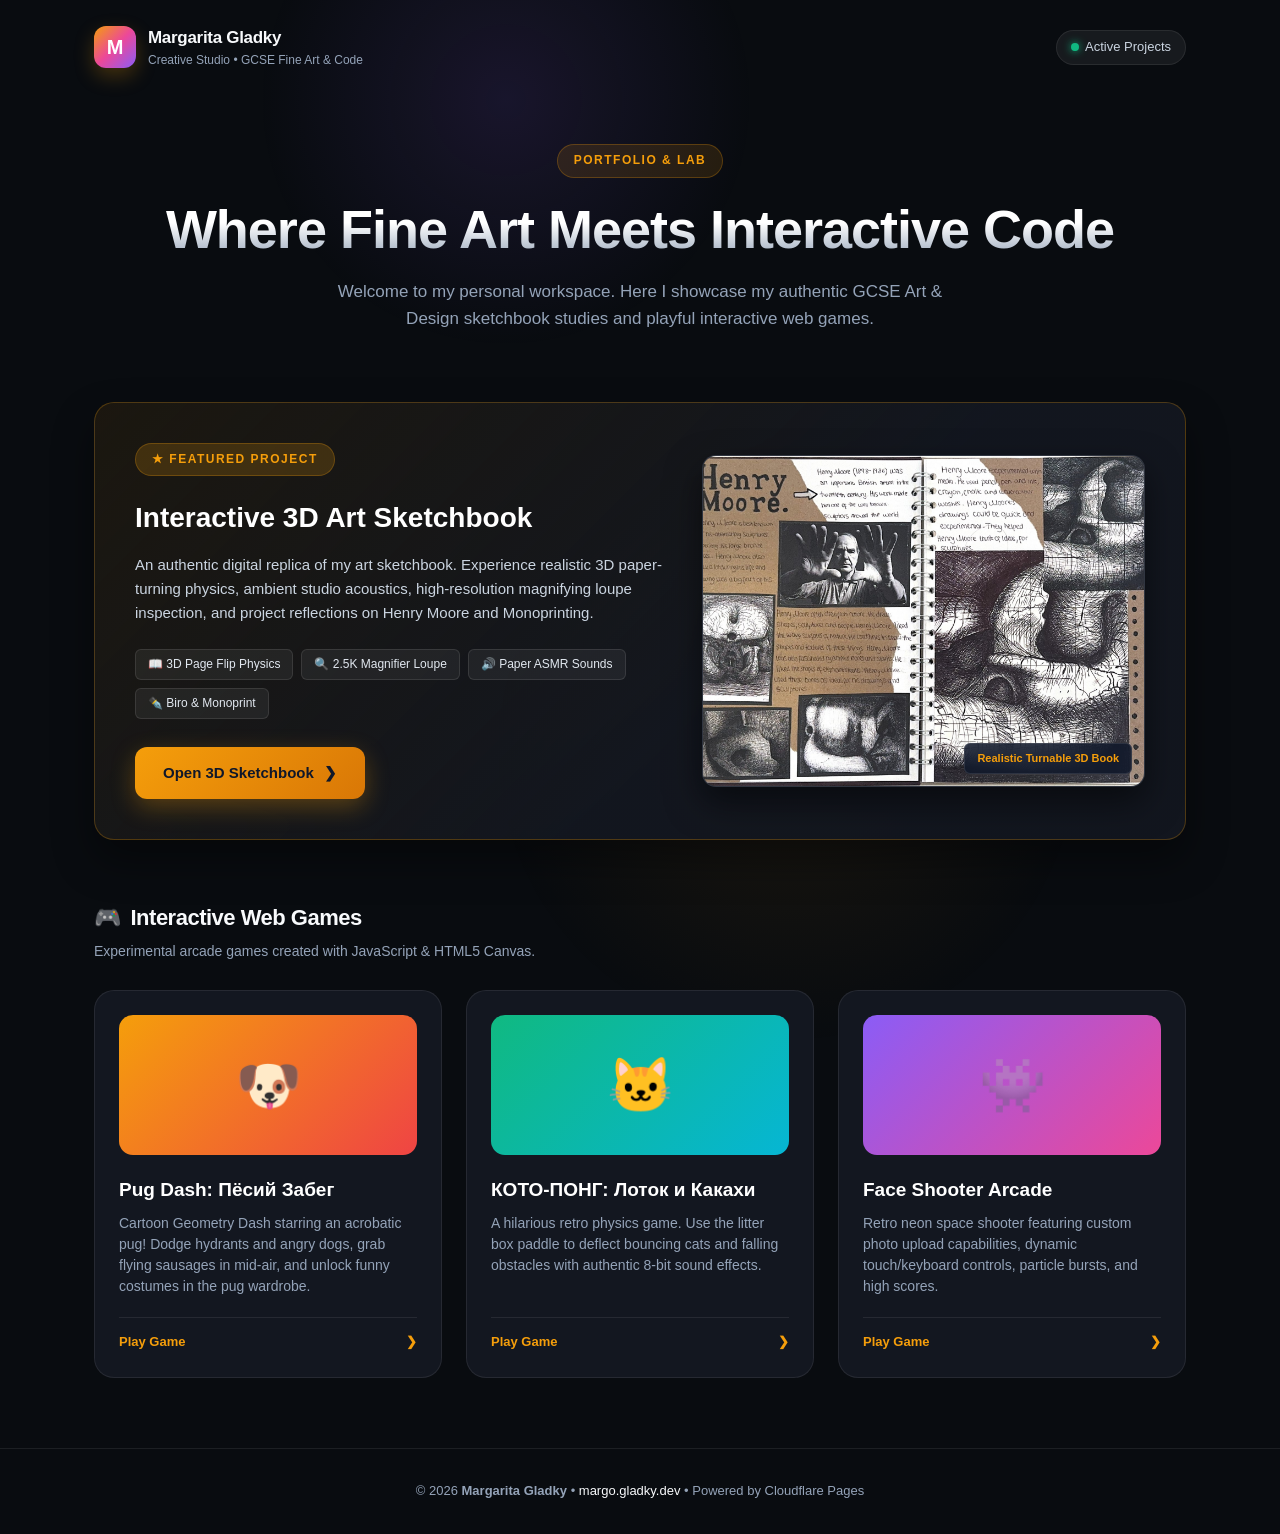
<file: index.html>
<!DOCTYPE html>
<html lang="en">
<head>
    <meta charset="UTF-8">
    <meta name="viewport" content="width=device-width, initial-scale=1.0">
    <title>Margo Gladky — Art, Design &amp; Creative Code</title>
    <meta name="description" content="Personal portfolio of Margarita Gladky. Interactive 3D art sketchbooks, GCSE fine art studies, and creative HTML5 games.">
    <style>
        :root {
            --bg: #090c10;
            --surface: #131720;
            --surface-hover: #1a202c;
            --border: rgba(255, 255, 255, 0.08);
            --border-hover: rgba(255, 255, 255, 0.2);
            --accent-gold: #f59e0b;
            --accent-purple: #8b5cf6;
            --accent-pink: #ec4899;
            --text-main: #f8fafc;
            --text-muted: #94a3b8;
            --radius-lg: 20px;
            --radius-md: 14px;
        }

        * {
            box-sizing: border-box;
            margin: 0;
            padding: 0;
        }

        body {
            background-color: var(--bg);
            color: var(--text-main);
            font-family: -apple-system, BlinkMacSystemFont, "Segoe UI", Roboto, "Helvetica Neue", Arial, sans-serif;
            line-height: 1.6;
            min-height: 100vh;
            display: flex;
            flex-direction: column;
            overflow-x: hidden;
        }

        /* Ambient glowing background blobs */
        .ambient-blob-1 {
            position: fixed;
            top: -150px;
            left: 20%;
            width: 500px;
            height: 500px;
            background: radial-gradient(circle, rgba(139, 92, 246, 0.12) 0%, transparent 70%);
            border-radius: 50%;
            pointer-events: none;
            z-index: 0;
        }
        .ambient-blob-2 {
            position: fixed;
            bottom: -150px;
            right: 15%;
            width: 600px;
            height: 600px;
            background: radial-gradient(circle, rgba(245, 158, 11, 0.08) 0%, transparent 70%);
            border-radius: 50%;
            pointer-events: none;
            z-index: 0;
        }

        .container {
            max-width: 1140px;
            margin: 0 auto;
            padding: 0 24px;
            position: relative;
            z-index: 1;
            width: 100%;
        }

        /* Navbar */
        nav {
            padding: 24px 0;
            display: flex;
            justify-content: space-between;
            align-items: center;
        }
        .logo {
            display: flex;
            align-items: center;
            gap: 12px;
            text-decoration: none;
            color: inherit;
        }
        .avatar {
            width: 42px;
            height: 42px;
            border-radius: 12px;
            background: linear-gradient(135deg, #f59e0b, #ec4899, #8b5cf6);
            display: flex;
            align-items: center;
            justify-content: center;
            font-size: 20px;
            font-weight: 800;
            color: white;
            box-shadow: 0 8px 20px rgba(245, 158, 11, 0.25);
        }
        .logo-text h1 {
            font-size: 17px;
            font-weight: 700;
            letter-spacing: -0.3px;
        }
        .logo-text p {
            font-size: 12px;
            color: var(--text-muted);
        }
        .badge {
            background: rgba(255, 255, 255, 0.06);
            border: 1px solid var(--border);
            padding: 6px 14px;
            border-radius: 999px;
            font-size: 13px;
            color: #cbd5e1;
            display: flex;
            align-items: center;
            gap: 6px;
        }
        .status-dot {
            width: 8px;
            height: 8px;
            background: #10b981;
            border-radius: 50%;
            box-shadow: 0 0 8px #10b981;
        }

        /* Hero */
        .hero {
            padding: 50px 0 40px;
            text-align: center;
        }
        .hero-tag {
            display: inline-block;
            background: rgba(245, 158, 11, 0.12);
            color: var(--accent-gold);
            font-size: 12px;
            font-weight: 600;
            letter-spacing: 1.5px;
            text-transform: uppercase;
            padding: 6px 16px;
            border-radius: 999px;
            margin-bottom: 20px;
            border: 1px solid rgba(245, 158, 11, 0.25);
        }
        .hero h2 {
            font-size: clamp(32px, 5vw, 54px);
            font-weight: 800;
            letter-spacing: -1px;
            line-height: 1.15;
            margin-bottom: 18px;
            background: linear-gradient(180deg, #ffffff 40%, #94a3b8 100%);
            -webkit-background-clip: text;
            -webkit-text-fill-color: transparent;
        }
        .hero p {
            font-size: 17px;
            color: var(--text-muted);
            max-width: 620px;
            margin: 0 auto;
        }

        /* Featured Sketchbook Banner */
        .featured-card {
            background: linear-gradient(135deg, rgba(245, 158, 11, 0.08) 0%, rgba(19, 23, 32, 0.95) 60%);
            border: 1px solid rgba(245, 158, 11, 0.25);
            border-radius: var(--radius-lg);
            padding: 40px;
            margin: 30px 0 60px;
            display: grid;
            grid-template-columns: 1.2fr 1fr;
            gap: 36px;
            align-items: center;
            box-shadow: 0 20px 40px rgba(0, 0, 0, 0.4);
            transition: transform 0.3s, border-color 0.3s;
        }
        .featured-card:hover {
            border-color: rgba(245, 158, 11, 0.45);
            transform: translateY(-2px);
        }
        .featured-info h3 {
            font-size: 28px;
            font-weight: 700;
            margin-bottom: 12px;
            color: #ffffff;
        }
        .featured-info p {
            color: #cbd5e1;
            font-size: 15px;
            margin-bottom: 24px;
            line-height: 1.6;
        }
        .features-pill-row {
            display: flex;
            flex-wrap: wrap;
            gap: 8px;
            margin-bottom: 28px;
        }
        .feat-pill {
            background: rgba(255, 255, 255, 0.06);
            border: 1px solid rgba(255, 255, 255, 0.1);
            font-size: 12px;
            padding: 5px 12px;
            border-radius: 6px;
            color: #e2e8f0;
        }
        .btn-cta {
            display: inline-flex;
            align-items: center;
            gap: 10px;
            background: linear-gradient(135deg, #f59e0b, #d97706);
            color: #0f172a;
            padding: 14px 28px;
            border-radius: 12px;
            font-size: 15px;
            font-weight: 700;
            text-decoration: none;
            transition: transform 0.2s, box-shadow 0.2s;
            box-shadow: 0 8px 24px rgba(245, 158, 11, 0.3);
        }
        .btn-cta:hover {
            transform: translateY(-2px);
            box-shadow: 0 12px 30px rgba(245, 158, 11, 0.45);
        }
        .featured-preview-box {
            position: relative;
            border-radius: var(--radius-md);
            overflow: hidden;
            border: 1px solid var(--border);
            aspect-ratio: 4 / 3;
            background: #1e2430;
            box-shadow: 0 15px 35px rgba(0,0,0,0.5);
        }
        .featured-preview-box img {
            width: 100%;
            height: 100%;
            object-fit: cover;
            transition: transform 0.5s;
        }
        .featured-card:hover .featured-preview-box img {
            transform: scale(1.04);
        }
        .preview-overlay-badge {
            position: absolute;
            bottom: 12px;
            right: 12px;
            background: rgba(15, 23, 42, 0.85);
            backdrop-filter: blur(8px);
            padding: 6px 12px;
            border-radius: 6px;
            font-size: 11px;
            font-weight: 600;
            color: var(--accent-gold);
            border: 1px solid rgba(255,255,255,0.1);
        }

        /* Section Headings */
        .section-header {
            margin-bottom: 28px;
        }
        .section-header h3 {
            font-size: 22px;
            font-weight: 700;
            letter-spacing: -0.5px;
            display: flex;
            align-items: center;
            gap: 10px;
        }
        .section-header p {
            font-size: 14px;
            color: var(--text-muted);
            margin-top: 4px;
        }

        /* Games Grid */
        .games-grid {
            display: grid;
            grid-template-columns: repeat(auto-fit, minmax(320px, 1fr));
            gap: 24px;
            margin-bottom: 70px;
        }
        .game-card {
            background: var(--surface);
            border: 1px solid var(--border);
            border-radius: var(--radius-lg);
            padding: 24px;
            display: flex;
            flex-direction: column;
            justify-content: space-between;
            text-decoration: none;
            color: inherit;
            transition: all 0.25s ease;
            position: relative;
            overflow: hidden;
        }
        .game-card:hover {
            background: var(--surface-hover);
            border-color: var(--border-hover);
            transform: translateY(-4px);
            box-shadow: 0 16px 32px rgba(0,0,0,0.4);
        }
        .game-icon-banner {
            height: 140px;
            border-radius: var(--radius-md);
            margin-bottom: 20px;
            display: flex;
            align-items: center;
            justify-content: center;
            font-size: 54px;
            position: relative;
            overflow: hidden;
        }
        .banner-pug {
            background: linear-gradient(135deg, #f59e0b 0%, #ef4444 100%);
        }
        .banner-cat {
            background: linear-gradient(135deg, #10b981 0%, #06b6d4 100%);
        }
        .banner-face {
            background: linear-gradient(135deg, #8b5cf6 0%, #ec4899 100%);
        }

        .game-card h4 {
            font-size: 19px;
            font-weight: 700;
            margin-bottom: 8px;
            color: #ffffff;
        }
        .game-card p {
            font-size: 14px;
            color: var(--text-muted);
            line-height: 1.5;
            margin-bottom: 20px;
            flex-grow: 1;
        }
        .card-footer {
            display: flex;
            justify-content: space-between;
            align-items: center;
            font-size: 13px;
            font-weight: 600;
            color: var(--accent-gold);
            padding-top: 14px;
            border-top: 1px solid var(--border);
        }

        /* Footer */
        footer {
            margin-top: auto;
            border-top: 1px solid var(--border);
            padding: 32px 0;
            font-size: 13px;
            color: var(--text-muted);
            text-align: center;
        }
        footer a {
            color: var(--text-main);
            text-decoration: none;
        }
        footer a:hover {
            text-decoration: underline;
        }

        @media (max-width: 820px) {
            .featured-card {
                grid-template-columns: 1fr;
                padding: 24px;
            }
            .hero { padding: 30px 0 20px; }
        }
    </style>
</head>
<body>

    <div class="ambient-blob-1"></div>
    <div class="ambient-blob-2"></div>

    <div class="container">
        <!-- Top Nav -->
        <nav>
            <a href="/" class="logo">
                <div class="avatar">M</div>
                <div class="logo-text">
                    <h1>Margarita Gladky</h1>
                    <p>Creative Studio • GCSE Fine Art &amp; Code</p>
                </div>
            </a>
            <div class="badge">
                <span class="status-dot"></span>
                <span>Active Projects</span>
            </div>
        </nav>

        <!-- Hero Section -->
        <section class="hero">
            <span class="hero-tag">Portfolio &amp; Lab</span>
            <h2>Where Fine Art Meets Interactive Code</h2>
            <p>Welcome to my personal workspace. Here I showcase my authentic GCSE Art &amp; Design sketchbook studies and playful interactive web games.</p>
        </section>

        <!-- Featured Project: 3D Art Sketchbook -->
        <section>
            <div class="featured-card">
                <div class="featured-info">
                    <span class="hero-tag" style="background: rgba(245, 158, 11, 0.18);">★ Featured Project</span>
                    <h3>Interactive 3D Art Sketchbook</h3>
                    <p>An authentic digital replica of my art sketchbook. Experience realistic 3D paper-turning physics, ambient studio acoustics, high-resolution magnifying loupe inspection, and project reflections on Henry Moore and Monoprinting.</p>
                    <div class="features-pill-row">
                        <span class="feat-pill">📖 3D Page Flip Physics</span>
                        <span class="feat-pill">🔍 2.5K Magnifier Loupe</span>
                        <span class="feat-pill">🔊 Paper ASMR Sounds</span>
                        <span class="feat-pill">✒️ Biro &amp; Monoprint</span>
                    </div>
                    <a href="sketchbook/" class="btn-cta">
                        <span>Open 3D Sketchbook</span>
                        <span>❯</span>
                    </a>
                </div>
                <div class="featured-preview-box">
                    <img src="sketchbook/assets/web/sculptures_spread.jpg" alt="Sketchbook Spread Preview">
                    <div class="preview-overlay-badge">Realistic Turnable 3D Book</div>
                </div>
            </div>
        </section>

        <!-- Games Section -->
        <section>
            <div class="section-header">
                <h3><span>🎮</span> Interactive Web Games</h3>
                <p>Experimental arcade games created with JavaScript &amp; HTML5 Canvas.</p>
            </div>

            <div class="games-grid">
                <!-- Pug Dash -->
                <a href="games/pug-dash/" class="game-card">
                    <div class="game-icon-banner banner-pug">🐶</div>
                    <h4>Pug Dash: Пёсий Забег</h4>
                    <p>Cartoon Geometry Dash starring an acrobatic pug! Dodge hydrants and angry dogs, grab flying sausages in mid-air, and unlock funny costumes in the pug wardrobe.</p>
                    <div class="card-footer">
                        <span>Play Game</span>
                        <span>❯</span>
                    </div>
                </a>

                <!-- Cat-Pong -->
                <a href="games/cat-pong/" class="game-card">
                    <div class="game-icon-banner banner-cat">🐱</div>
                    <h4>КОТО-ПОНГ: Лоток и Какахи</h4>
                    <p>A hilarious retro physics game. Use the litter box paddle to deflect bouncing cats and falling obstacles with authentic 8-bit sound effects.</p>
                    <div class="card-footer">
                        <span>Play Game</span>
                        <span>❯</span>
                    </div>
                </a>

                <!-- Face Shooter Arcade -->
                <a href="games/face-shooter/" class="game-card">
                    <div class="game-icon-banner banner-face">👾</div>
                    <h4>Face Shooter Arcade</h4>
                    <p>Retro neon space shooter featuring custom photo upload capabilities, dynamic touch/keyboard controls, particle bursts, and high scores.</p>
                    <div class="card-footer">
                        <span>Play Game</span>
                        <span>❯</span>
                    </div>
                </a>
            </div>
        </section>

    </div>

    <!-- Footer -->
    <footer>
        <div class="container">
            <p>© 2026 <b>Margarita Gladky</b> • <a href="https://margo.gladky.dev">margo.gladky.dev</a> • Powered by Cloudflare Pages</p>
        </div>
    </footer>

</body>
</html>
</file>
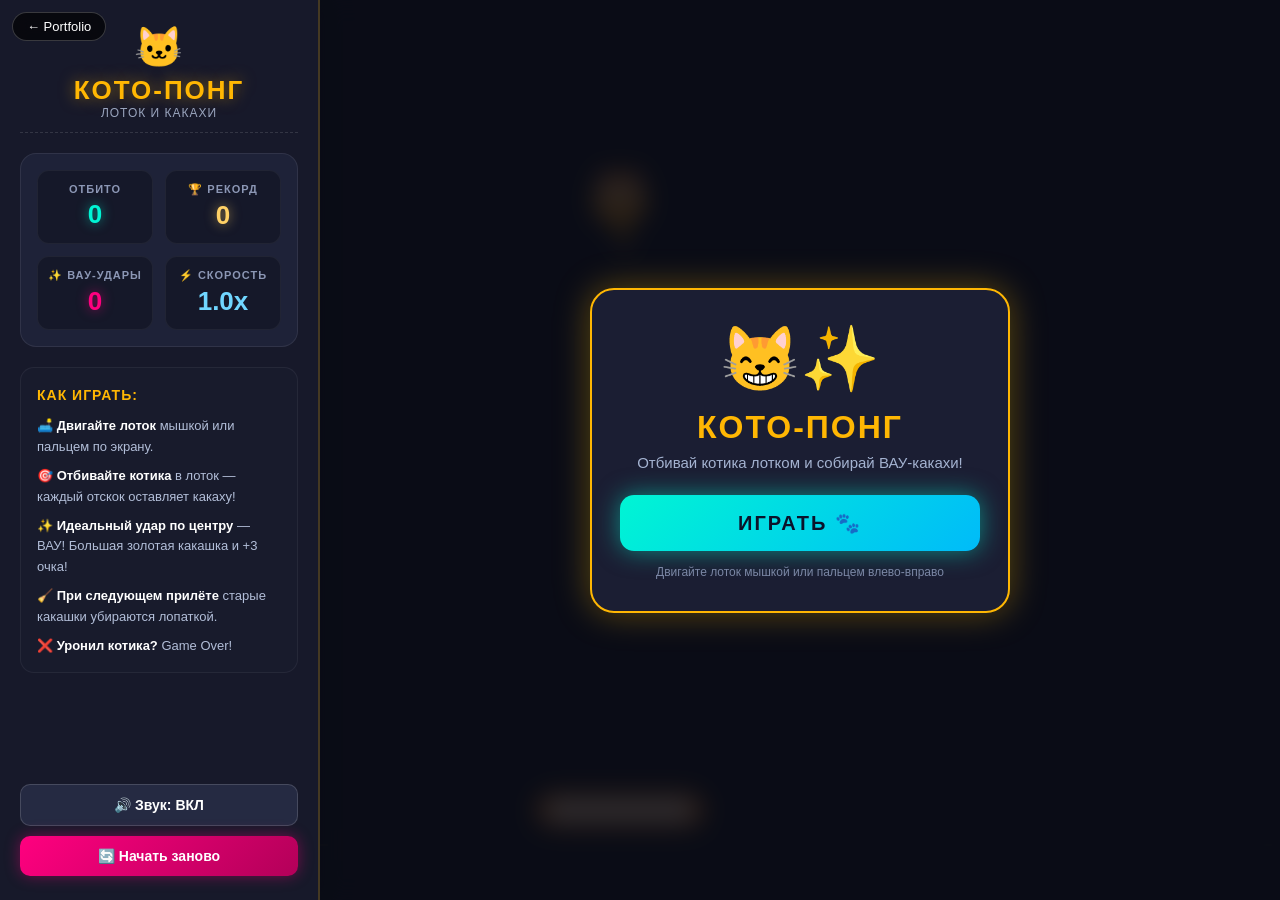
<file: games/cat-pong/index.html>
<!DOCTYPE html>
<html lang="ru">
<head>
  <meta charset="UTF-8">
  <title>Кошачий Лоток Пинг-Понг 🐱💩</title>
  <meta name="viewport" content="width=device-width, initial-scale=1.0, maximum-scale=1.0, user-scalable=no, viewport-fit=cover">
  <meta name="apple-mobile-web-app-capable" content="yes">
  <meta name="apple-mobile-web-app-status-bar-style" content="black-translucent">
  <meta name="theme-color" content="#1a1c2b">
  <link rel="stylesheet" href="cat-pong.css">
</head>
<body>
    <a href="../../" style="position: fixed; top: 12px; left: 12px; z-index: 9999; background: rgba(0,0,0,0.65); color: white; padding: 6px 14px; border-radius: 999px; font-size: 13px; font-weight: 500; text-decoration: none; backdrop-filter: blur(8px); border: 1px solid rgba(255,255,255,0.2); font-family: -apple-system, sans-serif;">← Portfolio</a>
  <div id="app-layout">
    <!-- Боковая панель со счётом (Sidebar) -->
    <aside id="sidebar">
      <div class="brand">
        <span class="brand-icon">🐱</span>
        <h1>КОТО-ПОНГ</h1>
        <p class="brand-tag">Лоток и Какахи</p>
      </div>

      <div class="stats-card">
        <div class="stat-item current-score">
          <span class="stat-label">ОТБИТО</span>
          <span id="score-display" class="stat-number">0</span>
        </div>

        <div class="stat-item high-score">
          <span class="stat-label">🏆 РЕКОРД</span>
          <span id="best-score-display" class="stat-number">0</span>
        </div>

        <div class="stat-item wow-stat">
          <span class="stat-label">✨ ВАУ-УДАРЫ</span>
          <span id="wow-count-display" class="stat-number">0</span>
        </div>

        <div class="stat-item combo-stat">
          <span class="stat-label">⚡ СКОРОСТЬ</span>
          <span id="speed-display" class="stat-number">1.0x</span>
        </div>
      </div>

      <div class="rules-card">
        <h3>Как играть:</h3>
        <ul>
          <li>🛋️ <strong>Двигайте лоток</strong> мышкой или пальцем по экрану.</li>
          <li>🎯 <strong>Отбивайте котика</strong> в лоток — каждый отскок оставляет какаху!</li>
          <li>✨ <strong>Идеальный удар по центру</strong> — ВАУ! Большая золотая какашка и +3 очка!</li>
          <li>🧹 <strong>При следующем прилёте</strong> старые какашки убираются лопаткой.</li>
          <li>❌ <strong>Уронил котика?</strong> Game Over!</li>
        </ul>
      </div>

      <div class="controls-card">
        <button id="sound-btn" class="sidebar-btn">🔊 Звук: ВКЛ</button>
        <button id="restart-sidebar-btn" class="sidebar-btn restart-action">🔄 Начать заново</button>
      </div>
    </aside>

    <!-- Основная игровая зона -->
    <main id="game-zone">
      <!-- Мобильный компактный хедер (для телефонов) -->
      <div id="mobile-hud">
        <div class="m-stat">
          <span class="m-label">СЧЁТ</span>
          <span id="m-score" class="m-val">0</span>
        </div>
        <div class="m-stat highlight">
          <span class="m-label">РЕКОРД</span>
          <span id="m-best" class="m-val">0</span>
        </div>
        <button id="m-sound-btn" class="m-btn">🔊</button>
      </div>

      <canvas id="pongCanvas"></canvas>

      <!-- Оверлей старта / паузы -->
      <div id="start-overlay" class="game-overlay">
        <div class="modal-box">
          <div class="cat-mascot">😸✨</div>
          <h2>КОТО-ПОНГ</h2>
          <p class="modal-desc">Отбивай котика лотком и собирай ВАУ-какахи!</p>
          <button id="play-btn" class="main-action-btn">ИГРАТЬ 🐾</button>
          <div class="hint-text">Двигайте лоток мышкой или пальцем влево-вправо</div>
        </div>
      </div>

      <!-- Оверлей Game Over -->
      <div id="gameover-overlay" class="game-overlay hidden">
        <div class="modal-box gameover-box">
          <div class="cat-mascot sad">😿💨</div>
          <h2 class="danger-title">GAME OVER</h2>
          <p class="gameover-reason">Котик пролетел мимо лотка!</p>

          <div class="gameover-stats">
            <div class="g-stat">
              <span>Ты отбил:</span>
              <strong id="final-bounces">0</strong>
            </div>
            <div class="g-stat">
              <span>ВАУ-каках:</span>
              <strong id="final-wows">0</strong>
            </div>
            <div class="g-stat record-highlight">
              <span>Твой рекорд:</span>
              <strong id="final-best">0</strong>
            </div>
          </div>

          <button id="play-again-btn" class="main-action-btn pulse-glow">ЕЩЁ РАЗ! 🐾</button>
        </div>
      </div>
    </main>
  </div>

  <script src="cat-pong.js"></script>
</body>
</html>
</file>
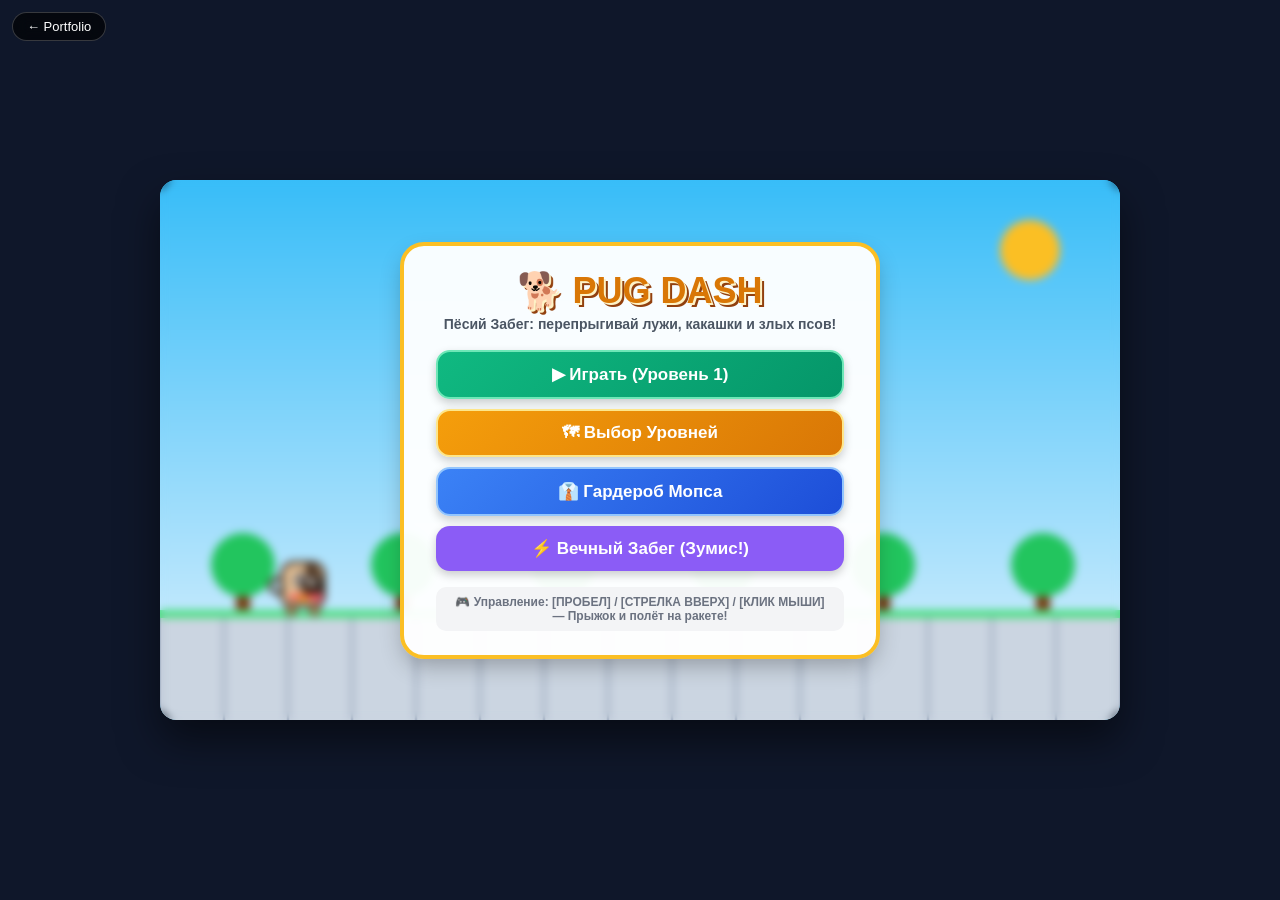
<file: games/pug-dash/index.html>
<!DOCTYPE html>
<html lang="ru">
<head>
    <meta charset="UTF-8">
    <meta name="viewport" content="width=device-width, initial-scale=1.0, maximum-scale=1.0, user-scalable=no">
    <title>PUG DASH: Пёсий Забег (Geometry Dash с Мопсом!)</title>
    <style>
        :root {
            --primary-color: #F59E0B;
            --primary-dark: #D97706;
            --accent-color: #EF4444;
            --accent-green: #10B981;
            --bg-sky: #38BDF8;
            --dark-text: #1E293B;
            --card-bg: rgba(255, 255, 255, 0.96);
            --border-radius: 16px;
            --box-shadow: 0 10px 25px -5px rgba(0, 0, 0, 0.3);
        }

        * {
            margin: 0;
            padding: 0;
            box-sizing: border-box;
            user-select: none;
            -webkit-user-select: none;
            font-family: -apple-system, BlinkMacSystemFont, "Segoe UI", Roboto, "Comfortaa", "Fredoka", Arial, sans-serif;
        }

        body {
            background: #0F172A;
            min-height: 100vh;
            width: 100vw;
            display: flex;
            justify-content: center;
            align-items: center;
            overflow: hidden;
            color: var(--dark-text);
            padding: 10px;
        }

        #gameContainer {
            position: relative;
            width: 100%;
            aspect-ratio: 16 / 9;
            max-width: 960px;
            max-height: 540px;
            display: flex;
            justify-content: center;
            align-items: center;
            border-radius: var(--border-radius);
            box-shadow: 0 20px 40px rgba(0, 0, 0, 0.5);
            background: #000;
            overflow: hidden;
        }

        canvas#gameCanvas {
            display: block;
            width: 100%;
            height: 100%;
            border-radius: var(--border-radius);
            background-color: var(--bg-sky);
            cursor: pointer;
        }

        /* HUD */
        #hud {
            position: absolute;
            top: 0;
            left: 0;
            width: 100%;
            padding: 12px 18px;
            pointer-events: none;
            display: flex;
            flex-direction: column;
            align-items: center;
            z-index: 10;
        }

        .hud-top-bar {
            width: 100%;
            display: flex;
            justify-content: space-between;
            align-items: center;
        }

        .progress-container {
            flex-grow: 1;
            max-width: 440px;
            margin: 0 16px;
            position: relative;
        }

        .progress-bar-bg {
            width: 100%;
            height: 16px;
            background: rgba(0, 0, 0, 0.4);
            border: 2px solid #FFF;
            border-radius: 12px;
            overflow: hidden;
            box-shadow: 0 2px 5px rgba(0,0,0,0.3);
        }

        .progress-bar-fill {
            width: 0%;
            height: 100%;
            background: linear-gradient(90deg, #10B981, #34D399, #FBBF24);
            border-radius: 8px;
            transition: width 0.05s linear;
        }

        .progress-text {
            position: absolute;
            top: -20px;
            right: 0;
            font-size: 14px;
            font-weight: 800;
            color: #FFF;
            text-shadow: 2px 2px 4px rgba(0,0,0,0.8);
        }

        .hud-badge {
            background: rgba(255, 255, 255, 0.95);
            padding: 5px 12px;
            border-radius: 20px;
            font-size: 13px;
            font-weight: 800;
            color: #1F2937;
            box-shadow: 0 4px 6px rgba(0,0,0,0.15);
            border: 2px solid #F3F4F6;
            pointer-events: auto;
        }

        .hud-btn {
            pointer-events: auto;
            background: #FFF;
            border: none;
            border-radius: 50%;
            width: 36px;
            height: 36px;
            font-size: 16px;
            display: flex;
            align-items: center;
            justify-content: center;
            cursor: pointer;
            box-shadow: 0 4px 8px rgba(0,0,0,0.25);
            transition: transform 0.1s;
        }

        .hud-btn:hover {
            transform: scale(1.1);
        }

        /* Practice Controls */
        #practiceControls {
            position: absolute;
            bottom: 16px;
            right: 16px;
            display: flex;
            gap: 10px;
            pointer-events: auto;
        }

        .practice-btn {
            background: #10B981;
            color: white;
            border: 2px solid #FFF;
            border-radius: 12px;
            padding: 6px 12px;
            font-size: 13px;
            font-weight: 800;
            cursor: pointer;
            box-shadow: 0 4px 8px rgba(0,0,0,0.3);
            display: flex;
            align-items: center;
            gap: 4px;
            transition: transform 0.1s;
        }

        .practice-btn.delete {
            background: #EF4444;
        }

        .practice-btn:hover {
            transform: scale(1.05);
        }

        /* Screens & Overlays */
        .overlay-screen {
            position: absolute;
            top: 0;
            left: 0;
            width: 100%;
            height: 100%;
            background: rgba(15, 23, 42, 0.7);
            backdrop-filter: blur(4px);
            display: flex;
            flex-direction: column;
            justify-content: center;
            align-items: center;
            z-index: 20;
        }

        #menuScreen {
            background: transparent;
            pointer-events: auto;
        }

        .menu-card {
            background: var(--card-bg);
            border-radius: 24px;
            padding: 24px 32px;
            box-shadow: var(--box-shadow);
            text-align: center;
            max-width: 480px;
            width: 90%;
            border: 4px solid #FBBF24;
            animation: bounceIn 0.4s cubic-bezier(0.175, 0.885, 0.32, 1.275);
        }

        @keyframes bounceIn {
            0% { transform: scale(0.7); opacity: 0; }
            100% { transform: scale(1); opacity: 1; }
        }

        .game-title {
            font-size: 36px;
            font-weight: 900;
            color: #D97706;
            text-shadow: 2px 2px 0px #FEF3C7, 4px 4px 0px #92400E;
            margin-bottom: 4px;
        }

        .game-subtitle {
            font-size: 14px;
            font-weight: 700;
            color: #4B5563;
            margin-bottom: 18px;
        }

        .menu-buttons {
            display: flex;
            flex-direction: column;
            gap: 10px;
            margin-bottom: 16px;
        }

        .btn {
            border: none;
            border-radius: 14px;
            padding: 12px 20px;
            font-size: 17px;
            font-weight: 800;
            cursor: pointer;
            box-shadow: 0 4px 10px rgba(0, 0, 0, 0.2);
            display: flex;
            align-items: center;
            justify-content: center;
            gap: 8px;
            transition: transform 0.1s, filter 0.1s;
        }

        .btn:hover {
            transform: translateY(-2px) scale(1.02);
            filter: brightness(1.06);
        }

        .btn:active {
            transform: translateY(1px) scale(0.98);
        }

        .btn-primary {
            background: linear-gradient(135deg, #10B981, #059669);
            color: #FFF;
            border: 2px solid #6EE7B7;
        }

        .btn-secondary {
            background: linear-gradient(135deg, #F59E0B, #D97706);
            color: #FFF;
            border: 2px solid #FDE68A;
        }

        .btn-accent {
            background: linear-gradient(135deg, #3B82F6, #1D4ED8);
            color: #FFF;
            border: 2px solid #93C5FD;
        }

        .controls-hint {
            font-size: 12px;
            font-weight: 700;
            color: #6B7280;
            background: #F3F4F6;
            padding: 8px 12px;
            border-radius: 10px;
        }

        /* Modals */
        .modal {
            position: absolute;
            top: 0;
            left: 0;
            width: 100%;
            height: 100%;
            background: rgba(15, 23, 42, 0.75);
            backdrop-filter: blur(4px);
            display: none;
            justify-content: center;
            align-items: center;
            z-index: 30;
        }

        .modal-content {
            background: var(--card-bg);
            border-radius: 20px;
            padding: 22px 28px;
            max-width: 580px;
            width: 92%;
            max-height: 85%;
            overflow-y: auto;
            box-shadow: var(--box-shadow);
            border: 3px solid #F59E0B;
            position: relative;
        }

        .modal-title {
            font-size: 24px;
            font-weight: 900;
            color: #B45309;
            text-align: center;
            margin-bottom: 16px;
        }

        .modal-close-btn {
            position: absolute;
            top: 14px;
            right: 16px;
            background: #E5E7EB;
            border: none;
            width: 32px;
            height: 32px;
            border-radius: 50%;
            font-size: 16px;
            font-weight: 800;
            cursor: pointer;
        }

        /* Levels Grid */
        .level-list {
            display: flex;
            flex-direction: column;
            gap: 12px;
        }

        .level-card {
            background: #F8FAFC;
            border: 2px solid #E2E8F0;
            border-radius: 14px;
            padding: 12px 16px;
            display: flex;
            justify-content: space-between;
            align-items: center;
            cursor: pointer;
            transition: transform 0.1s, border-color 0.1s;
        }

        .level-card:hover {
            transform: translateY(-2px);
            border-color: #F59E0B;
            background: #FFFBEB;
        }

        .level-info h3 {
            font-size: 16px;
            font-weight: 800;
            color: #1F2937;
            margin-bottom: 2px;
        }

        .level-info p {
            font-size: 12px;
            color: #6B7280;
            font-weight: 600;
        }

        .level-difficulty {
            font-size: 13px;
            font-weight: 800;
            color: #D97706;
        }

        /* Wardrobe Grid */
        .skin-grid {
            display: grid;
            grid-template-columns: repeat(auto-fill, minmax(115px, 1fr));
            gap: 10px;
            margin-bottom: 16px;
        }

        .skin-card {
            background: #F8FAFC;
            border: 2px solid #E2E8F0;
            border-radius: 14px;
            padding: 10px 6px;
            display: flex;
            flex-direction: column;
            align-items: center;
            text-align: center;
            cursor: pointer;
            transition: transform 0.1s, border-color 0.1s;
        }

        .skin-card:hover {
            transform: translateY(-2px);
            border-color: #F59E0B;
        }

        .skin-card.active {
            border-color: #10B981;
            background: #ECFDF5;
            box-shadow: 0 0 10px rgba(16, 185, 129, 0.4);
        }

        .skin-name {
            font-size: 12px;
            font-weight: 800;
            color: #1F2937;
            margin: 4px 0 2px 0;
        }

        .skin-desc {
            font-size: 10px;
            color: #6B7280;
            line-height: 1.2;
        }

        /* Victory */
        .victory-card {
            text-align: center;
        }

        .victory-title {
            font-size: 32px;
            font-weight: 900;
            color: #10B981;
            margin-bottom: 6px;
        }

        .victory-stats {
            background: #F3F4F6;
            padding: 14px;
            border-radius: 14px;
            margin: 16px 0;
            display: flex;
            justify-content: space-around;
        }

        .stat-item {
            display: flex;
            flex-direction: column;
            gap: 2px;
        }

        .stat-label {
            font-size: 12px;
            font-weight: 700;
            color: #6B7280;
        }

        .stat-value {
            font-size: 20px;
            font-weight: 900;
            color: #1F2937;
        }
    </style>
</head>
<body>
    <a href="../../" style="position: fixed; top: 12px; left: 12px; z-index: 9999; background: rgba(0,0,0,0.65); color: white; padding: 6px 14px; border-radius: 999px; font-size: 13px; font-weight: 500; text-decoration: none; backdrop-filter: blur(8px); border: 1px solid rgba(255,255,255,0.2); font-family: -apple-system, sans-serif;">← Portfolio</a>

    <div id="gameContainer">
        <!-- Canvas -->
        <canvas id="gameCanvas" width="960" height="540"></canvas>

        <!-- In-Game HUD -->
        <div id="hud" style="display: none;">
            <div class="hud-top-bar">
                <div class="hud-badge" id="attemptText">Попытка 1</div>
                
                <div class="progress-container">
                    <div class="progress-text" id="progressText">0%</div>
                    <div class="progress-bar-bg">
                        <div class="progress-bar-fill" id="progressBarFill"></div>
                    </div>
                </div>

                <div style="display: flex; gap: 8px; align-items: center;">
                    <div class="hud-badge" id="bonesHudText">🦴 0</div>
                    <button class="hud-btn" id="pauseBtn" title="Пауза">⏸️</button>
                </div>
            </div>

            <!-- Practice Controls -->
            <div id="practiceControls" style="display: none;">
                <button class="practice-btn" id="setCpBtn">🚩 Флаг (Z)</button>
                <button class="practice-btn delete" id="delCpBtn">❌ Сброс (X)</button>
            </div>
        </div>

        <!-- Main Menu -->
        <div id="menuScreen" class="overlay-screen">
            <div class="menu-card">
                <div class="game-title">🐕 PUG DASH</div>
                <div class="game-subtitle">Пёсий Забег: перепрыгивай лужи, какашки и злых псов!</div>

                <div class="menu-buttons">
                    <button class="btn btn-primary" id="btnPlay">▶ Играть (Уровень 1)</button>
                    <button class="btn btn-secondary" id="btnLevels">🗺 Выбор Уровней</button>
                    <button class="btn btn-accent" id="btnWardrobe">👔 Гардероб Мопса</button>
                    <button class="btn" style="background: #8B5CF6; color: white;" id="btnEndless">⚡ Вечный Забег (Зумис!)</button>
                </div>

                <div class="controls-hint">
                    🎮 <strong>Управление:</strong> [ПРОБЕЛ] / [СТРЕЛКА ВВЕРХ] / [КЛИК МЫШИ] — Прыжок и полёт на ракете!
                </div>
            </div>
        </div>

        <!-- Level Select Modal -->
        <div id="levelSelectModal" class="modal">
            <div class="modal-content">
                <button class="modal-close-btn" id="closeLevelsModal">✕</button>
                <div class="modal-title">🗺 Выберите Уровень</div>
                
                <div class="level-list">
                    <div class="level-card" data-level="0">
                        <div class="level-info">
                            <h3>🌳 Уровень 1: Утренний Парк</h3>
                            <p>Солнышко, первые какашки и вкусные сосиски в воздухе.</p>
                        </div>
                        <div class="level-difficulty">Легко ★☆☆</div>
                    </div>

                    <div class="level-card" data-level="1">
                        <div class="level-info">
                            <h3>🌆 Уровень 2: Городской Бульвар</h3>
                            <p>Злые доберманы, коты на заборах и высокие гидранты!</p>
                        </div>
                        <div class="level-difficulty">Нормально ★★★</div>
                    </div>

                    <div class="level-card" data-level="2">
                        <div class="level-info">
                            <h3>🚀 Уровень 3: Ночные Зумис & Ракета!</h3>
                            <p>Полёт на картонной ракете между котами на бешеной скорости!</p>
                        </div>
                        <div class="level-difficulty">Демон ★★★★★</div>
                    </div>
                </div>

                <div style="margin-top: 16px; display: flex; justify-content: center;">
                    <label style="display: flex; align-items: center; gap: 8px; font-weight: 700; cursor: pointer;">
                        <input type="checkbox" id="practiceModeCheckbox" style="transform: scale(1.2);">
                        Режим тренировки (с чекпоинтами)
                    </label>
                </div>
            </div>
        </div>

        <!-- Wardrobe Modal -->
        <div id="wardrobeModal" class="modal">
            <div class="modal-content">
                <button class="modal-close-btn" id="closeWardrobeModal">✕</button>
                <div class="modal-title">👔 Гардероб Мопса и Друзей</div>
                <div style="text-align: center; margin-bottom: 12px; font-size: 13px; color: #4B5563;">
                    Кликайте на собачку, чтобы примерить скин:
                </div>
                
                <div class="skin-grid" id="skinCardsContainer"></div>

                <div style="text-align: center;">
                    <button class="btn btn-primary" id="saveWardrobeBtn" style="margin: 0 auto;">Готово к забегу!</button>
                </div>
            </div>
        </div>

        <!-- Victory Modal -->
        <div id="victoryModal" class="modal">
            <div class="modal-content victory-card">
                <div class="victory-title">🎉 УРОВЕНЬ ПРОЙДЕН!</div>
                <div id="vicLevelName" style="font-size: 18px; font-weight: 800; color: #4B5563;">Утренний Парк</div>

                <div class="victory-stats">
                    <div class="stat-item">
                        <div class="stat-label">Попыток потрачено</div>
                        <div class="stat-value" id="vicAttempts">1</div>
                    </div>
                    <div class="stat-item">
                        <div class="stat-label">Золотых косточек</div>
                        <div class="stat-value" id="vicBones">3 / 3</div>
                    </div>
                </div>

                <div style="display: flex; gap: 10px; justify-content: center;">
                    <button class="btn btn-secondary" id="vicMenuBtn">🏠 В меню</button>
                    <button class="btn btn-primary" id="vicNextBtn">Следующий ➔</button>
                </div>
            </div>
        </div>

        <!-- Pause Modal -->
        <div id="pauseModal" class="modal">
            <div class="modal-content" style="max-width: 380px; text-align: center;">
                <div class="modal-title">⏸️ Пауза</div>
                
                <div style="display: flex; flex-direction: column; gap: 10px; margin: 16px 0;">
                    <button class="btn btn-primary" id="pauseResumeBtn">▶ Продолжить</button>
                    <button class="btn btn-secondary" id="pauseRestartBtn">🔄 Начать заново</button>
                    <button class="btn btn-accent" id="pauseMuteBtn">🔊 Звук: ВКЛ</button>
                    <button class="btn" style="background: #E5E7EB; color: #1F2937;" id="pauseMenuBtn">🏠 В Главное Меню</button>
                </div>
            </div>
        </div>

    </div>

    <!-- Embedded Scripts Bundle: Zero external dependencies! -->
    <script>
    // ==================== AUDIO ENGINE ====================
    class SoundEngine {
        constructor() {
            this.ctx = null;
            this.isMuted = false;
            this.volume = 0.5;
            this.sfxVolume = 0.7;
            this.musicVolume = 0.45;
            this.isPlayingMusic = false;
            this.currentTrack = null;
            this.beatTimer = null;
            this.beatCallback = null;
            this.currentBpm = 132;
            this.step = 0;
            this.initialized = false;
        }

        init() {
            if (this.initialized) return;
            try {
                const AudioContext = window.AudioContext || window.webkitAudioContext;
                this.ctx = new AudioContext();
                this.masterGain = this.ctx.createGain();
                this.masterGain.gain.value = this.isMuted ? 0 : this.volume;
                this.masterGain.connect(this.ctx.destination);

                this.sfxGain = this.ctx.createGain();
                this.sfxGain.gain.value = this.sfxVolume;
                this.sfxGain.connect(this.masterGain);

                this.musicGain = this.ctx.createGain();
                this.musicGain.gain.value = this.musicVolume;
                this.musicGain.connect(this.masterGain);

                this.initialized = true;
            } catch (e) {
                console.warn("AudioContext init error:", e);
            }
        }

        ensureContext() {
            if (!this.initialized) this.init();
            if (this.ctx && this.ctx.state === 'suspended') {
                this.ctx.resume();
            }
        }

        setMuted(muted) {
            this.isMuted = muted;
            if (this.masterGain && this.ctx) {
                this.masterGain.gain.setValueAtTime(muted ? 0 : this.volume, this.ctx.currentTime);
            }
        }

        onBeat(cb) { this.beatCallback = cb; }

        playJump() {
            this.ensureContext();
            if (!this.ctx || this.isMuted) return;
            const now = this.ctx.currentTime;
            const osc = this.ctx.createOscillator();
            const gain = this.ctx.createGain();
            osc.type = 'triangle';
            osc.frequency.setValueAtTime(220, now);
            osc.frequency.exponentialRampToValueAtTime(560, now + 0.12);
            gain.gain.setValueAtTime(0.35, now);
            gain.gain.exponentialRampToValueAtTime(0.001, now + 0.14);
            osc.connect(gain);
            gain.connect(this.sfxGain);
            osc.start(now);
            osc.stop(now + 0.15);
        }

        playSpring() {
            this.ensureContext();
            if (!this.ctx || this.isMuted) return;
            const now = this.ctx.currentTime;
            const osc = this.ctx.createOscillator();
            const gain = this.ctx.createGain();
            osc.type = 'sine';
            osc.frequency.setValueAtTime(300, now);
            osc.frequency.linearRampToValueAtTime(800, now + 0.1);
            osc.frequency.linearRampToValueAtTime(550, now + 0.18);
            osc.frequency.linearRampToValueAtTime(950, now + 0.28);
            gain.gain.setValueAtTime(0.45, now);
            gain.gain.exponentialRampToValueAtTime(0.01, now + 0.32);
            osc.connect(gain);
            gain.connect(this.sfxGain);
            osc.start(now);
            osc.stop(now + 0.33);
        }

        playRing() {
            this.ensureContext();
            if (!this.ctx || this.isMuted) return;
            const now = this.ctx.currentTime;
            [523.25, 659.25, 783.99, 1046.50].forEach((freq, i) => {
                const osc = this.ctx.createOscillator();
                const gain = this.ctx.createGain();
                osc.type = 'sine';
                osc.frequency.setValueAtTime(freq, now + i * 0.035);
                gain.gain.setValueAtTime(0.25, now + i * 0.035);
                gain.gain.exponentialRampToValueAtTime(0.001, now + i * 0.035 + 0.22);
                osc.connect(gain);
                gain.connect(this.sfxGain);
                osc.start(now + i * 0.035);
                osc.stop(now + i * 0.035 + 0.25);
            });
            this.playBark(0.2, 0.05);
        }

        playBark(vol = 0.3, delay = 0) {
            this.ensureContext();
            if (!this.ctx || this.isMuted) return;
            const now = this.ctx.currentTime + delay;
            const osc = this.ctx.createOscillator();
            const biquad = this.ctx.createBiquadFilter();
            const gain = this.ctx.createGain();
            osc.type = 'sawtooth';
            osc.frequency.setValueAtTime(380, now);
            osc.frequency.exponentialRampToValueAtTime(220, now + 0.08);
            biquad.type = 'bandpass';
            biquad.frequency.setValueAtTime(900, now);
            biquad.frequency.linearRampToValueAtTime(450, now + 0.09);
            biquad.Q.value = 4.0;
            gain.gain.setValueAtTime(vol, now);
            gain.gain.exponentialRampToValueAtTime(0.001, now + 0.1);
            osc.connect(biquad);
            biquad.connect(gain);
            gain.connect(this.sfxGain);
            osc.start(now);
            osc.stop(now + 0.11);
        }

        playCrash() {
            this.ensureContext();
            if (!this.ctx || this.isMuted) return;
            const now = this.ctx.currentTime;
            const squeak = this.ctx.createOscillator();
            const squeakGain = this.ctx.createGain();
            squeak.type = 'sawtooth';
            squeak.frequency.setValueAtTime(1100, now);
            squeak.frequency.exponentialRampToValueAtTime(240, now + 0.25);
            squeakGain.gain.setValueAtTime(0.4, now);
            squeakGain.gain.exponentialRampToValueAtTime(0.001, now + 0.28);
            squeak.connect(squeakGain);
            squeakGain.connect(this.sfxGain);
            squeak.start(now);
            squeak.stop(now + 0.3);

            const bufferSize = this.ctx.sampleRate * 0.2;
            const noiseBuffer = this.ctx.createBuffer(1, bufferSize, this.ctx.sampleRate);
            const output = noiseBuffer.getChannelData(0);
            for (let i = 0; i < bufferSize; i++) {
                output[i] = (Math.random() * 2 - 1) * Math.exp(-i / (bufferSize * 0.25));
            }
            const whiteNoise = this.ctx.createBufferSource();
            whiteNoise.buffer = noiseBuffer;
            const filter = this.ctx.createBiquadFilter();
            filter.type = 'lowpass';
            filter.frequency.value = 400;
            const noiseGain = this.ctx.createGain();
            noiseGain.gain.setValueAtTime(0.5, now);
            noiseGain.gain.exponentialRampToValueAtTime(0.01, now + 0.22);
            whiteNoise.connect(filter);
            filter.connect(noiseGain);
            noiseGain.connect(this.sfxGain);
            whiteNoise.start(now);
        }

        playCheckpoint() {
            this.ensureContext();
            if (!this.ctx || this.isMuted) return;
            const now = this.ctx.currentTime;
            [659.25, 880, 1318.51].forEach((freq, i) => {
                const osc = this.ctx.createOscillator();
                const gain = this.ctx.createGain();
                osc.type = 'sine';
                osc.frequency.setValueAtTime(freq, now + i * 0.06);
                gain.gain.setValueAtTime(0.2, now + i * 0.06);
                gain.gain.exponentialRampToValueAtTime(0.001, now + i * 0.06 + 0.25);
                osc.connect(gain);
                gain.connect(this.sfxGain);
                osc.start(now + i * 0.06);
                osc.stop(now + i * 0.06 + 0.27);
            });
        }

        playWin() {
            this.ensureContext();
            if (!this.ctx || this.isMuted) return;
            const now = this.ctx.currentTime;
            const fanfare = [
                { note: 523.25, time: 0, dur: 0.14 },
                { note: 659.25, time: 0.15, dur: 0.14 },
                { note: 783.99, time: 0.30, dur: 0.14 },
                { note: 1046.5, time: 0.45, dur: 0.45 }
            ];
            fanfare.forEach(item => {
                const osc = this.ctx.createOscillator();
                const gain = this.ctx.createGain();
                osc.type = 'triangle';
                osc.frequency.setValueAtTime(item.note, now + item.time);
                gain.gain.setValueAtTime(0.4, now + item.time);
                gain.gain.exponentialRampToValueAtTime(0.001, now + item.time + item.dur);
                osc.connect(gain);
                gain.connect(this.sfxGain);
                osc.start(now + item.time);
                osc.stop(now + item.time + item.dur + 0.05);
            });
        }

        startMusic(trackType = 'park') {
            this.ensureContext();
            if (!this.ctx) return;
            this.stopMusic();
            this.isPlayingMusic = true;
            this.currentTrack = trackType;

            if (trackType === 'city') this.currentBpm = 138;
            else if (trackType === 'night') this.currentBpm = 150;
            else this.currentBpm = 128;

            const interval = (60 / this.currentBpm) / 4;
            this.step = 0;

            this.beatTimer = setInterval(() => {
                if (!this.isPlayingMusic) return;
                this.playMusicStep(this.step, trackType);
                if (this.step % 4 === 0 && this.beatCallback) {
                    this.beatCallback(Math.floor(this.step / 4));
                }
                this.step = (this.step + 1) % 64;
            }, interval * 1000);
        }

        stopMusic() {
            if (this.beatTimer) {
                clearInterval(this.beatTimer);
                this.beatTimer = null;
            }
            this.isPlayingMusic = false;
        }

        playMusicStep(step, trackType) {
            if (!this.ctx || this.isMuted) return;
            const now = this.ctx.currentTime;
            if (step % 4 === 0) this.synthKick(now);
            if (step % 8 === 4) this.synthSnare(now);
            if (step % 2 === 1) this.synthHiHat(now, step % 4 === 2 ? 0.12 : 0.07);

            if (trackType === 'park') this.playParkMelody(step, now);
            else if (trackType === 'city') this.playCityMelody(step, now);
            else this.playNightMelody(step, now);
        }

        synthKick(time) {
            const osc = this.ctx.createOscillator();
            const gain = this.ctx.createGain();
            osc.frequency.setValueAtTime(140, time);
            osc.frequency.exponentialRampToValueAtTime(38, time + 0.1);
            gain.gain.setValueAtTime(0.4, time);
            gain.gain.exponentialRampToValueAtTime(0.001, time + 0.13);
            osc.connect(gain);
            gain.connect(this.musicGain);
            osc.start(time);
            osc.stop(time + 0.14);
        }

        synthSnare(time) {
            const bufferSize = this.ctx.sampleRate * 0.09;
            const noiseBuffer = this.ctx.createBuffer(1, bufferSize, this.ctx.sampleRate);
            const output = noiseBuffer.getChannelData(0);
            for (let i = 0; i < bufferSize; i++) {
                output[i] = (Math.random() * 2 - 1) * Math.exp(-i / (bufferSize * 0.4));
            }
            const noise = this.ctx.createBufferSource();
            noise.buffer = noiseBuffer;
            const filter = this.ctx.createBiquadFilter();
            filter.type = 'highpass';
            filter.frequency.value = 1000;
            const gain = this.ctx.createGain();
            gain.gain.setValueAtTime(0.28, time);
            gain.gain.exponentialRampToValueAtTime(0.001, time + 0.09);
            noise.connect(filter);
            filter.connect(gain);
            gain.connect(this.musicGain);
            noise.start(time);
        }

        synthHiHat(time, vol = 0.08) {
            const bufferSize = this.ctx.sampleRate * 0.035;
            const noiseBuffer = this.ctx.createBuffer(1, bufferSize, this.ctx.sampleRate);
            const output = noiseBuffer.getChannelData(0);
            for (let i = 0; i < bufferSize; i++) output[i] = (Math.random() * 2 - 1);
            const noise = this.ctx.createBufferSource();
            noise.buffer = noiseBuffer;
            const filter = this.ctx.createBiquadFilter();
            filter.type = 'highpass';
            filter.frequency.value = 7500;
            const gain = this.ctx.createGain();
            gain.gain.setValueAtTime(vol, time);
            gain.gain.exponentialRampToValueAtTime(0.001, time + 0.035);
            noise.connect(filter);
            filter.connect(gain);
            gain.connect(this.musicGain);
            noise.start(time);
        }

        synthBass(freq, time, dur = 0.14) {
            const osc = this.ctx.createOscillator();
            const gain = this.ctx.createGain();
            osc.type = 'sawtooth';
            osc.frequency.setValueAtTime(freq, time);
            const filter = this.ctx.createBiquadFilter();
            filter.type = 'lowpass';
            filter.frequency.setValueAtTime(650, time);
            filter.frequency.exponentialRampToValueAtTime(180, time + dur);
            gain.gain.setValueAtTime(0.25, time);
            gain.gain.exponentialRampToValueAtTime(0.001, time + dur);
            osc.connect(filter);
            filter.connect(gain);
            gain.connect(this.musicGain);
            osc.start(time);
            osc.stop(time + dur + 0.02);
        }

        synthLead(freq, time, dur = 0.12, type = 'square') {
            const osc = this.ctx.createOscillator();
            const gain = this.ctx.createGain();
            osc.type = type;
            osc.frequency.setValueAtTime(freq, time);
            gain.gain.setValueAtTime(0.12, time);
            gain.gain.exponentialRampToValueAtTime(0.001, time + dur);
            osc.connect(gain);
            gain.connect(this.musicGain);
            osc.start(time);
            osc.stop(time + dur + 0.02);
        }

        playParkMelody(step, time) {
            const bassNotes = [130.81, 130.81, 130.81, 130.81, 98.00, 98.00, 98.00, 98.00, 110.00, 110.00, 110.00, 110.00, 87.31, 87.31, 87.31, 87.31];
            if (step % 2 === 0) {
                const barIndex = Math.floor(step / 4) % 16;
                this.synthBass(bassNotes[barIndex % bassNotes.length], time, 0.13);
            }
            const melody = {
                0: 523.25, 2: 587.33, 4: 659.25, 6: 783.99,
                8: 659.25, 12: 523.25, 16: 392.00, 18: 440.00,
                20: 523.25, 24: 659.25, 28: 587.33,
                32: 523.25, 34: 659.25, 36: 783.99, 38: 880.00,
                40: 1046.5, 44: 783.99, 48: 880.00, 52: 783.99,
                56: 659.25, 60: 587.33
            };
            if (melody[step]) this.synthLead(melody[step], time, 0.16, 'triangle');
        }

        playCityMelody(step, time) {
            const dMinorBass = [146.83, 146.83, 174.61, 196.00, 146.83, 220.00, 196.00, 164.81];
            if (step % 2 === 0) {
                this.synthBass(dMinorBass[(Math.floor(step / 2)) % dMinorBass.length], time, 0.11);
            }
            const melody = {
                0: 587.33, 3: 698.46, 6: 880.00, 8: 783.99,
                12: 698.46, 14: 659.25, 16: 587.33, 20: 523.25,
                24: 587.33, 27: 698.46, 30: 880.00, 32: 1046.5,
                36: 880.00, 40: 783.99, 44: 880.00, 48: 698.46,
                52: 659.25, 56: 587.33, 60: 659.25
            };
            if (melody[step]) this.synthLead(melody[step], time, 0.14, 'square');
        }

        playNightMelody(step, time) {
            const arp = [220, 261.63, 329.63, 440, 523.25, 440, 329.63, 261.63];
            this.synthLead(arp[step % arp.length], time, 0.08, 'sawtooth');
            if (step % 4 === 0) {
                const root = (Math.floor(step / 16) % 2 === 0) ? 110 : 87.31;
                this.synthBass(root, time, 0.18);
            }
        }
    }

    window.soundEngine = new SoundEngine();

    // ==================== GRAPHICS ENGINE ====================
    if (typeof CanvasRenderingContext2D !== 'undefined' && !CanvasRenderingContext2D.prototype.roundRect) {
        CanvasRenderingContext2D.prototype.roundRect = function(x, y, w, h, radii) {
            if (!radii) radii = 0;
            if (typeof radii === 'number') radii = [radii, radii, radii, radii];
            const [tl, tr, br, bl] = radii.length === 1 ? [radii[0], radii[0], radii[0], radii[0]] : radii;
            this.beginPath();
            this.moveTo(x + tl, y);
            this.lineTo(x + w - tr, y);
            this.quadraticCurveTo(x + w, y, x + w, y + tr);
            this.lineTo(x + w, y + h - br);
            this.quadraticCurveTo(x + w, y + h, x + w - br, y + h);
            this.lineTo(x + bl, y + h);
            this.quadraticCurveTo(x, y + h, x, y + h - bl);
            this.lineTo(x, y + tl);
            this.quadraticCurveTo(x, y, x + tl, y);
            this.closePath();
            return this;
        };
    }

    class GraphicsEngine {
        constructor() {
            this.frame = 0;
            this.beatPulse = 0;
        }

        triggerBeat() { this.beatPulse = 1.0; }

        update() {
            this.frame++;
            if (this.beatPulse > 0) this.beatPulse = Math.max(0, this.beatPulse - 0.08);
        }

        drawDog(ctx, dog, skinId = 'classic', mode = 'cube', isCrashed = false) {
            ctx.save();
            ctx.translate(dog.x + dog.width / 2, dog.y + dog.height / 2);
            ctx.rotate(dog.rotation);

            if (mode === 'rocket') {
                this.drawRocketDog(ctx, dog, skinId, isCrashed);
                ctx.restore();
                return;
            }

            const size = dog.width;
            const half = size / 2;
            let runBob = 0;
            let legAngle = 0;
            if (dog.onGround && !isCrashed) {
                const runCycle = (this.frame * 0.35) % (Math.PI * 2);
                runBob = Math.sin(runCycle) * 2;
                legAngle = Math.sin(runCycle) * 0.45;
            }

            if (skinId === 'super' && !isCrashed) {
                this.drawSuperCape(ctx, -half, -half, dog.onGround ? legAngle : 0.6);
            }

            if (!isCrashed) this.drawPaws(ctx, -half, half, legAngle, skinId);

            const skinColors = this.getSkinColors(skinId);
            ctx.save();
            ctx.translate(0, runBob);

            if (skinId === 'golden') {
                const grad = ctx.createLinearGradient(-half, -half, half, half);
                grad.addColorStop(0, '#FFE259');
                grad.addColorStop(0.5, '#FFA751');
                grad.addColorStop(1, '#FFD700');
                ctx.fillStyle = grad;
            } else {
                ctx.fillStyle = skinColors.body;
            }

            ctx.beginPath();
            ctx.roundRect(-half + 2, -half + 2, size - 4, size - 4, [12, 12, 8, 8]);
            ctx.fill();
            ctx.strokeStyle = skinColors.outline;
            ctx.lineWidth = 3.5;
            ctx.stroke();

            if (skinId === 'corgi') {
                ctx.fillStyle = '#FFFFFF';
                ctx.beginPath();
                ctx.ellipse(half * 0.2, half * 0.4, half * 0.45, half * 0.35, 0, 0, Math.PI * 2);
                ctx.fill();
            }

            this.drawTail(ctx, -half, skinId, legAngle);
            this.drawSnout(ctx, half, skinColors, skinId, isCrashed);
            this.drawEyes(ctx, half, isCrashed);
            this.drawEars(ctx, half, skinColors, skinId, legAngle);
            this.drawAccessories(ctx, half, skinId);

            ctx.restore();

            if (isCrashed) this.drawDizzyStars(ctx, 0, -half - 12);
            ctx.restore();
        }

        getSkinColors(skinId) {
            switch (skinId) {
                case 'corgi': return { body: '#F6993F', dark: '#DE751F', outline: '#4A2A0C', ears: '#E06B15', mask: '#FFFFFF' };
                case 'frenchie': return { body: '#8A95A5', dark: '#5E6977', outline: '#232A35', ears: '#768192', mask: '#3B4450' };
                case 'black': return { body: '#2C2D35', dark: '#1E1F24', outline: '#0F1012', ears: '#1F2025', mask: '#141416' };
                case 'golden': return { body: '#FFD700', dark: '#E6AC00', outline: '#8A6800', ears: '#FFA500', mask: '#CC9000' };
                default: return { body: '#E8C59A', dark: '#D4AA78', outline: '#4A3423', ears: '#4A3423', mask: '#3A2719' };
            }
        }

        drawPaws(ctx, left, bottom, legAngle, skinId) {
            ctx.fillStyle = skinId === 'corgi' ? '#FFFFFF' : (skinId === 'black' ? '#1F2025' : '#D4AA78');
            ctx.strokeStyle = '#4A3423';
            ctx.lineWidth = 2.5;

            ctx.save();
            ctx.translate(10, bottom - 4);
            ctx.rotate(legAngle);
            ctx.beginPath();
            ctx.ellipse(0, 4, 5, 7, 0, 0, Math.PI * 2);
            ctx.fill();
            ctx.stroke();
            ctx.restore();

            ctx.save();
            ctx.translate(-10, bottom - 4);
            ctx.rotate(-legAngle);
            ctx.beginPath();
            ctx.ellipse(0, 4, 5, 7, 0, 0, Math.PI * 2);
            ctx.fill();
            ctx.stroke();
            ctx.restore();
        }

        drawTail(ctx, left, skinId, legAngle) {
            ctx.save();
            ctx.translate(left + 2, 4);
            if (skinId === 'corgi') {
                ctx.fillStyle = '#FFFFFF';
                ctx.beginPath();
                ctx.arc(-2, 0, 6, 0, Math.PI * 2);
                ctx.fill();
            } else {
                ctx.strokeStyle = '#4A3423';
                ctx.lineWidth = 4;
                ctx.lineCap = 'round';
                ctx.beginPath();
                const wag = Math.sin(this.frame * 0.4) * 0.2;
                ctx.arc(-5 + wag, -2, 7, 0.4, Math.PI * 1.6);
                ctx.stroke();
            }
            ctx.restore();
        }

        drawSnout(ctx, half, colors, skinId, isCrashed) {
            ctx.save();
            ctx.translate(half * 0.45, half * 0.25);
            ctx.fillStyle = colors.mask;
            ctx.beginPath();
            ctx.ellipse(0, 0, half * 0.45, half * 0.35, 0, 0, Math.PI * 2);
            ctx.fill();
            ctx.strokeStyle = colors.outline;
            ctx.lineWidth = 2;
            ctx.stroke();

            if (skinId !== 'corgi') {
                ctx.strokeStyle = colors.dark;
                ctx.lineWidth = 2;
                ctx.beginPath();
                ctx.arc(0, -half * 0.35, 6, 0.2, Math.PI - 0.2);
                ctx.stroke();
            }

            ctx.fillStyle = '#111111';
            ctx.beginPath();
            ctx.ellipse(3, -2, 4.5, 3.2, 0, 0, Math.PI * 2);
            ctx.fill();

            if (!isCrashed) {
                ctx.fillStyle = '#FF6B8B';
                ctx.beginPath();
                const tongueBounce = Math.sin(this.frame * 0.3) * 1.5;
                ctx.ellipse(5, 7 + tongueBounce, 3.5, 5, 0.2, 0, Math.PI * 2);
                ctx.fill();
                ctx.strokeStyle = '#B33951';
                ctx.lineWidth = 1;
                ctx.stroke();
            }
            ctx.restore();
        }

        drawEyes(ctx, half, isCrashed) {
            const eyeX = half * 0.15;
            const eyeY = -half * 0.15;

            if (isCrashed) {
                ctx.strokeStyle = '#4A3423';
                ctx.lineWidth = 2.5;
                [-6, 8].forEach(x => {
                    ctx.beginPath();
                    ctx.moveTo(eyeX + x - 4, eyeY - 4); ctx.lineTo(eyeX + x + 4, eyeY + 4);
                    ctx.moveTo(eyeX + x + 4, eyeY - 4); ctx.lineTo(eyeX + x - 4, eyeY + 4);
                    ctx.stroke();
                });
                return;
            }

            const drawEye = (x, y) => {
                ctx.fillStyle = '#FFFFFF';
                ctx.beginPath();
                ctx.arc(x, y, 7, 0, Math.PI * 2);
                ctx.fill();
                ctx.strokeStyle = '#3A2719';
                ctx.lineWidth = 2;
                ctx.stroke();

                ctx.fillStyle = '#1E1815';
                ctx.beginPath();
                ctx.arc(x + 2, y, 4.5, 0, Math.PI * 2);
                ctx.fill();

                ctx.fillStyle = '#FFFFFF';
                ctx.beginPath();
                ctx.arc(x + 3.2, y - 1.8, 2, 0, Math.PI * 2);
                ctx.fill();
            };

            drawEye(eyeX - 6, eyeY);
            drawEye(eyeX + 8, eyeY);
        }

        drawEars(ctx, half, colors, skinId, legAngle) {
            ctx.save();
            if (skinId === 'corgi' || skinId === 'frenchie') {
                ctx.fillStyle = colors.ears;
                ctx.strokeStyle = colors.outline;
                ctx.lineWidth = 2.5;
                ctx.beginPath();
                ctx.moveTo(half * 0.2, -half + 2);
                ctx.lineTo(half * 0.5, -half - 14);
                ctx.lineTo(half * 0.75, -half + 4);
                ctx.closePath();
                ctx.fill();
                ctx.stroke();
            } else {
                const earBounce = Math.sin(this.frame * 0.4) * 0.15;
                ctx.fillStyle = colors.ears;
                ctx.strokeStyle = colors.outline;
                ctx.lineWidth = 2.5;
                ctx.save();
                ctx.translate(half * 0.2, -half + 4);
                ctx.rotate(earBounce);
                ctx.beginPath();
                ctx.moveTo(0, 0); ctx.quadraticCurveTo(8, -2, 12, 12); ctx.quadraticCurveTo(4, 14, 0, 8);
                ctx.closePath();
                ctx.fill(); ctx.stroke();
                ctx.restore();
            }
            ctx.restore();
        }

        drawAccessories(ctx, half, skinId) {
            switch (skinId) {
                case 'cool':
                    ctx.fillStyle = '#E53E3E';
                    ctx.beginPath();
                    ctx.arc(-2, -half + 2, half * 0.75, Math.PI, 0);
                    ctx.fill();
                    ctx.fillStyle = '#1A202C';
                    ctx.fillRect(half * 0.1, -half * 0.3, 10, 8);
                    ctx.fillRect(-half * 0.35, -half * 0.3, 10, 8);
                    ctx.fillRect(-half * 0.1, -half * 0.25, 6, 3);
                    ctx.strokeStyle = '#F6E05E';
                    ctx.lineWidth = 3.5;
                    ctx.beginPath();
                    ctx.arc(0, half * 0.6, 8, 0, Math.PI);
                    ctx.stroke();
                    break;
                case 'detective':
                    ctx.fillStyle = '#8B6538';
                    ctx.beginPath();
                    ctx.arc(0, -half + 2, half * 0.7, Math.PI, 0);
                    ctx.fill();
                    ctx.fillStyle = '#6B4E2B';
                    ctx.fillRect(-half * 0.8, -half + 1, half * 1.6, 4);
                    break;
                case 'astro':
                    ctx.strokeStyle = '#CBD5E0';
                    ctx.lineWidth = 3;
                    ctx.fillStyle = 'rgba(235, 248, 255, 0.35)';
                    ctx.beginPath();
                    ctx.arc(4, -2, half * 0.95, 0, Math.PI * 2);
                    ctx.fill(); ctx.stroke();
                    break;
                case 'super':
                    ctx.fillStyle = '#18181B';
                    ctx.beginPath();
                    ctx.ellipse(half * 0.15, -half * 0.15, half * 0.55, half * 0.22, 0, 0, Math.PI * 2);
                    ctx.fill();
                    break;
                case 'golden':
                    ctx.fillStyle = '#FFE600';
                    ctx.strokeStyle = '#D97706';
                    ctx.lineWidth = 2;
                    ctx.beginPath();
                    ctx.moveTo(-12, -half + 4); ctx.lineTo(-14, -half - 8); ctx.lineTo(-6, -half - 2);
                    ctx.lineTo(0, -half - 12); ctx.lineTo(6, -half - 2); ctx.lineTo(14, -half - 8); ctx.lineTo(12, -half + 4);
                    ctx.closePath();
                    ctx.fill(); ctx.stroke();
                    break;
                default:
                    ctx.fillStyle = '#EF4444';
                    ctx.fillRect(-half * 0.6, half * 0.45, half * 1.2, 5);
                    ctx.fillStyle = '#F59E0B';
                    ctx.beginPath();
                    ctx.arc(0, half * 0.65, 3.5, 0, Math.PI * 2);
                    ctx.fill();
                    break;
            }
        }

        drawSuperCape(ctx, left, top, angle) {
            ctx.save();
            ctx.fillStyle = '#DC2626';
            ctx.strokeStyle = '#991B1B';
            ctx.lineWidth = 2;
            const wave = Math.sin(this.frame * 0.35) * 4;
            ctx.beginPath();
            ctx.moveTo(left + 6, top + 14);
            ctx.quadraticCurveTo(left - 20, top + 8 + wave, left - 24, top + 24 + wave);
            ctx.quadraticCurveTo(left - 12, top + 30, left + 10, top + 26);
            ctx.closePath();
            ctx.fill(); ctx.stroke();
            ctx.restore();
        }

        drawRocketDog(ctx, dog, skinId, isCrashed) {
            const half = dog.width / 2;
            ctx.fillStyle = '#B45309';
            ctx.strokeStyle = '#78350F';
            ctx.lineWidth = 3;
            ctx.beginPath();
            ctx.roundRect(-half - 6, -half + 4, dog.width + 12, dog.height - 4, 8);
            ctx.fill(); ctx.stroke();

            ctx.fillStyle = '#DC2626';
            ctx.beginPath();
            ctx.moveTo(half + 6, -half + 4); ctx.lineTo(half + 18, 0); ctx.lineTo(half + 6, half);
            ctx.closePath();
            ctx.fill(); ctx.stroke();

            ctx.save();
            ctx.translate(0, -6);
            const skinColors = this.getSkinColors(skinId);
            ctx.fillStyle = skinColors.body;
            ctx.beginPath();
            ctx.arc(0, -half + 6, 14, Math.PI, 0);
            ctx.fill();
            this.drawEyes(ctx, half * 0.7, isCrashed);
            ctx.restore();
        }

        drawDizzyStars(ctx, x, y) {
            for (let i = 0; i < 3; i++) {
                const angle = (this.frame * 0.12) + (i * (Math.PI * 2 / 3));
                ctx.fillStyle = '#FBBF24';
                ctx.beginPath();
                ctx.arc(x + Math.cos(angle) * 18, y + Math.sin(angle) * 6, 3, 0, Math.PI * 2);
                ctx.fill();
            }
        }

        drawObstacle(ctx, obs) {
            ctx.save();
            ctx.translate(obs.x, obs.y);
            switch (obs.type) {
                case 'poop': this.drawPoop(ctx, obs.width, obs.height); break;
                case 'double_poop': this.drawDoublePoop(ctx, obs.width, obs.height); break;
                case 'triple_poop': this.drawTriplePoop(ctx, obs.width, obs.height); break;
                case 'hydrant': this.drawHydrant(ctx, obs.width, obs.height); break;
                case 'angry_dog': this.drawAngryDog(ctx, obs.width, obs.height); break;
                case 'cat': this.drawCat(ctx, obs.width, obs.height); break;
                case 'jump_pad': this.drawJumpPad(ctx, obs.width, obs.height, obs.bounceAnim || 0); break;
                case 'jump_ring': this.drawJumpRing(ctx, obs.width, obs.height, obs.used); break;
                case 'portal_rocket': this.drawPortal(ctx, obs.width, obs.height, '#F59E0B', '🚀'); break;
                case 'portal_normal': this.drawPortal(ctx, obs.width, obs.height, '#10B981', '🐶'); break;
                case 'block': this.drawPlatformBlock(ctx, obs.width, obs.height, obs.variant || 'brick'); break;
                case 'bone': this.drawCollectibleBone(ctx, obs.width, obs.height, obs.collected); break;
                case 'mud': this.drawMudPuddle(ctx, obs.width, obs.height); break;
            }
            ctx.restore();
        }

        drawPoop(ctx, w, h) {
            const cx = w / 2;
            const cy = h;
            const flyAngle = this.frame * 0.15;
            ctx.fillStyle = '#1F2937';
            ctx.beginPath();
            ctx.arc(cx + Math.cos(flyAngle) * 12, cy - h * 0.8 + Math.sin(flyAngle) * 6, 1.8, 0, Math.PI * 2);
            ctx.fill();

            ctx.fillStyle = '#6B4226';
            ctx.strokeStyle = '#3D2413';
            ctx.lineWidth = 2.5;
            ctx.beginPath(); ctx.ellipse(cx, cy - 8, w * 0.44, 9, 0, 0, Math.PI * 2); ctx.fill(); ctx.stroke();
            ctx.beginPath(); ctx.ellipse(cx, cy - 20, w * 0.35, 8, 0, 0, Math.PI * 2); ctx.fill(); ctx.stroke();
            ctx.beginPath();
            ctx.moveTo(cx - 8, cy - 26); ctx.quadraticCurveTo(cx - 2, cy - h + 2, cx + 4, cy - h);
            ctx.quadraticCurveTo(cx + 10, cy - h + 6, cx + 7, cy - 24);
            ctx.closePath();
            ctx.fill(); ctx.stroke();
        }

        drawDoublePoop(ctx, w, h) {
            ctx.save();
            this.drawPoop(ctx, w * 0.5, h);
            ctx.translate(w * 0.5, 0);
            this.drawPoop(ctx, w * 0.5, h);
            ctx.restore();
        }

        drawTriplePoop(ctx, w, h) {
            ctx.save();
            const pw = w / 3;
            this.drawPoop(ctx, pw, h);
            ctx.translate(pw, 0);
            this.drawPoop(ctx, pw, h);
            ctx.translate(pw, 0);
            this.drawPoop(ctx, pw, h);
            ctx.restore();
        }

        drawHydrant(ctx, w, h) {
            const cx = w / 2;
            ctx.fillStyle = '#DC2626';
            ctx.strokeStyle = '#7F1D1D';
            ctx.lineWidth = 3;
            ctx.beginPath(); ctx.roundRect(cx - w * 0.45, h - 8, w * 0.9, 8, 3); ctx.fill(); ctx.stroke();
            ctx.beginPath(); ctx.roundRect(cx - w * 0.32, 12, w * 0.64, h - 20, 4); ctx.fill(); ctx.stroke();
            ctx.fillStyle = '#F59E0B';
            ctx.fillRect(cx - w * 0.48, h * 0.45, 8, 12);
            ctx.fillRect(cx + w * 0.48 - 8, h * 0.45, 8, 12);
            ctx.fillStyle = '#DC2626';
            ctx.beginPath(); ctx.arc(cx, 12, w * 0.32, Math.PI, 0); ctx.fill(); ctx.stroke();
        }

        drawAngryDog(ctx, w, h) {
            const cx = w / 2;
            const cy = h / 2;
            ctx.fillStyle = '#374151';
            ctx.strokeStyle = '#111827';
            ctx.lineWidth = 2.5;
            ctx.beginPath(); ctx.roundRect(4, 10, w - 8, h - 14, 8); ctx.fill(); ctx.stroke();
            ctx.fillStyle = '#EF4444';
            ctx.fillRect(8, 14, w - 16, 6);
            ctx.fillStyle = '#EF4444';
            ctx.beginPath();
            ctx.ellipse(cx - 7, cy - 2, 4, 3, 0.3, 0, Math.PI * 2);
            ctx.ellipse(cx + 7, cy - 2, 4, 3, -0.3, 0, Math.PI * 2);
            ctx.fill();
        }

        drawCat(ctx, w, h) {
            const cx = w / 2;
            const cy = h / 2;
            ctx.fillStyle = '#1F2937';
            ctx.strokeStyle = '#111827';
            ctx.lineWidth = 2.5;
            ctx.beginPath(); ctx.ellipse(cx, cy + 4, w * 0.4, h * 0.35, 0, 0, Math.PI * 2); ctx.fill(); ctx.stroke();
            ctx.beginPath();
            ctx.moveTo(cx - 12, cy - 8); ctx.lineTo(cx - 15, cy - 20); ctx.lineTo(cx - 5, cy - 12);
            ctx.fill();
            ctx.beginPath();
            ctx.moveTo(cx + 12, cy - 8); ctx.lineTo(cx + 15, cy - 20); ctx.lineTo(cx + 5, cy - 12);
            ctx.fill();
        }

        drawMudPuddle(ctx, w, h) {
            ctx.fillStyle = '#78350F';
            ctx.strokeStyle = '#451A03';
            ctx.lineWidth = 2;
            ctx.beginPath(); ctx.ellipse(w / 2, h - 5, w * 0.48, 8, 0, 0, Math.PI * 2); ctx.fill(); ctx.stroke();
        }

        drawJumpPad(ctx, w, h, bounceAnim) {
            const cx = w / 2;
            const cy = h;
            const squish = bounceAnim * 6;
            ctx.fillStyle = '#F59E0B';
            ctx.strokeStyle = '#B45309';
            ctx.lineWidth = 2.5;
            ctx.beginPath(); ctx.roundRect(4, cy - 18 + squish, w - 8, 10, 5); ctx.fill(); ctx.stroke();
        }

        drawJumpRing(ctx, w, h, used) {
            const cx = w / 2;
            const cy = h / 2;
            if (!used) {
                ctx.strokeStyle = '#FBBF24';
                ctx.lineWidth = 3;
                ctx.beginPath(); ctx.arc(cx, cy, w * 0.42, 0, Math.PI * 2); ctx.stroke();
            }
            ctx.save();
            ctx.translate(cx, cy);
            ctx.fillStyle = '#EF4444';
            ctx.strokeStyle = '#991B1B';
            ctx.lineWidth = 2.5;
            ctx.beginPath(); ctx.roundRect(-14, -6, 28, 12, 6); ctx.fill(); ctx.stroke();
            ctx.restore();
        }

        drawPortal(ctx, w, h, color, icon) {
            const cx = w / 2;
            const cy = h / 2;
            ctx.strokeStyle = color;
            ctx.lineWidth = 4;
            ctx.beginPath(); ctx.ellipse(cx, cy, w * 0.42, h * 0.48, 0, 0, Math.PI * 2); ctx.stroke();
            ctx.font = '22px sans-serif';
            ctx.textAlign = 'center';
            ctx.textBaseline = 'middle';
            ctx.fillText(icon, cx, cy);
        }

        drawPlatformBlock(ctx, w, h, variant) {
            ctx.fillStyle = variant === 'hedge' ? '#22C55E' : '#F97316';
            ctx.fillRect(0, 0, w, h);
            ctx.strokeStyle = variant === 'hedge' ? '#15803D' : '#9A3412';
            ctx.lineWidth = 2.5;
            ctx.strokeRect(0, 0, w, h);
        }

        drawCollectibleBone(ctx, w, h, collected) {
            if (collected) return;
            const cx = w / 2;
            const cy = h / 2 + Math.sin(this.frame * 0.1) * 3;
            ctx.save();
            ctx.translate(cx, cy);
            ctx.fillStyle = '#FBBF24';
            ctx.strokeStyle = '#B45309';
            ctx.lineWidth = 2;
            ctx.fillRect(-10, -3, 20, 6);
            [[-10, -4], [-10, 4], [10, -4], [10, 4]].forEach(([x, y]) => {
                ctx.beginPath(); ctx.arc(x, y, 3.5, 0, Math.PI * 2); ctx.fill(); ctx.stroke();
            });
            ctx.restore();
        }

        drawBackground(ctx, theme, cameraX, width, height) {
            const skyGrad = ctx.createLinearGradient(0, 0, 0, height);
            if (theme === 'night') {
                skyGrad.addColorStop(0, '#0F172A'); skyGrad.addColorStop(1, '#312E81');
            } else if (theme === 'city') {
                skyGrad.addColorStop(0, '#7C2D12'); skyGrad.addColorStop(1, '#FEF08A');
            } else {
                skyGrad.addColorStop(0, '#38BDF8'); skyGrad.addColorStop(1, '#E0F2FE');
            }
            ctx.fillStyle = skyGrad;
            ctx.fillRect(0, 0, width, height);

            // Sun / Moon
            ctx.fillStyle = theme === 'night' ? '#FEF08A' : '#FBBF24';
            ctx.beginPath();
            ctx.arc(width - 90, 70, 30, 0, Math.PI * 2);
            ctx.fill();

            // Trees
            const treeSpacing = 160;
            const startX = -((cameraX * 0.3) % treeSpacing) - 100;
            for (let x = startX; x < width + 160; x += treeSpacing) {
                ctx.fillStyle = '#78350F';
                ctx.fillRect(x + 16, height - 150, 14, 70);
                ctx.fillStyle = (theme === 'night') ? '#064E3B' : '#22C55E';
                ctx.beginPath();
                ctx.arc(x + 23, height - 155, 32, 0, Math.PI * 2);
                ctx.fill();
            }

            // Fence
            const fenceY = height - 105;
            ctx.fillStyle = theme === 'night' ? '#4B5563' : '#F8FAFC';
            ctx.fillRect(0, fenceY + 12, width, 5);
        }

        drawGround(ctx, groundY, cameraX, width, height) {
            ctx.fillStyle = '#4ADE80';
            ctx.fillRect(0, groundY, width, 8);
            ctx.fillStyle = '#CBD5E1';
            ctx.fillRect(0, groundY + 8, width, height - (groundY + 8));

            ctx.strokeStyle = '#94A3B8';
            ctx.lineWidth = 2.5;
            const tileSize = 64;
            const startX = -((cameraX) % tileSize);
            for (let x = startX; x < width + tileSize; x += tileSize) {
                ctx.beginPath();
                ctx.moveTo(x, groundY + 8);
                ctx.lineTo(x, height);
                ctx.stroke();
            }
        }
    }

    window.graphicsEngine = new GraphicsEngine();

    // ==================== LEVELS ====================
    const LEVELS = [
        {
            id: 'park',
            name: 'Уровень 1: Утренний Парк',
            theme: 'park',
            musicTrack: 'park',
            baseSpeed: 5.5,
            targetLength: 2200,
            secretBonesTotal: 3,
            objects: [
                { type: 'poop', x: 450, y: 0, width: 36, height: 34 },
                { type: 'bone', x: 600, y: 50, width: 32, height: 24, id: 0 },
                { type: 'poop', x: 750, y: 0, width: 36, height: 34 },
                { type: 'double_poop', x: 1050, y: 0, width: 68, height: 34 },
                { type: 'block', x: 1300, y: 38, width: 60, height: 38, variant: 'hedge' },
                { type: 'jump_ring', x: 1600, y: 80, width: 44, height: 44 },
                { type: 'poop', x: 1600, y: 0, width: 36, height: 34 },
                { type: 'jump_pad', x: 1850, y: 0, width: 42, height: 20 },
                { type: 'hydrant', x: 1950, y: 0, width: 38, height: 60 },
                { type: 'bone', x: 1950, y: 120, width: 32, height: 24, id: 1 },
                { type: 'block', x: 2150, y: 45, width: 50, height: 45, variant: 'brick' },
                { type: 'jump_ring', x: 2400, y: 130, width: 44, height: 44 },
                { type: 'angry_dog', x: 2650, y: 0, width: 48, height: 48 },
                { type: 'bone', x: 2850, y: 60, width: 32, height: 24, id: 2 },
                { type: 'triple_poop', x: 3000, y: 0, width: 96, height: 34 }
            ],
            endX: 3250
        },
        {
            id: 'city',
            name: 'Уровень 2: Городской Бульвар',
            theme: 'city',
            musicTrack: 'city',
            baseSpeed: 6.2,
            targetLength: 3500,
            secretBonesTotal: 3,
            objects: [
                { type: 'double_poop', x: 450, y: 0, width: 68, height: 34 },
                { type: 'hydrant', x: 700, y: 0, width: 38, height: 60 },
                { type: 'jump_pad', x: 1000, y: 0, width: 42, height: 20 },
                { type: 'angry_dog', x: 1150, y: 0, width: 48, height: 48 },
                { type: 'bone', x: 1150, y: 120, width: 32, height: 24, id: 0 },
                { type: 'block', x: 1400, y: 48, width: 60, height: 48, variant: 'brick' },
                { type: 'cat', x: 1530, y: 80, width: 40, height: 38 },
                { type: 'jump_ring', x: 1680, y: 120, width: 44, height: 44 },
                { type: 'triple_poop', x: 1900, y: 0, width: 96, height: 34 },
                { type: 'jump_pad', x: 2200, y: 0, width: 42, height: 20 },
                { type: 'jump_ring', x: 2320, y: 100, width: 44, height: 44 },
                { type: 'bone', x: 2460, y: 175, width: 32, height: 24, id: 1 },
                { type: 'angry_dog', x: 2750, y: 0, width: 48, height: 48 },
                { type: 'hydrant', x: 2900, y: 0, width: 38, height: 60 }
            ],
            endX: 3300
        },
        {
            id: 'night',
            name: 'Уровень 3: Ночные Зумис & Ракета!',
            theme: 'night',
            musicTrack: 'night',
            baseSpeed: 7.2,
            targetLength: 4600,
            secretBonesTotal: 3,
            objects: [
                { type: 'poop', x: 420, y: 0, width: 36, height: 34 },
                { type: 'jump_pad', x: 650, y: 0, width: 42, height: 20 },
                { type: 'triple_poop', x: 770, y: 0, width: 96, height: 34 },
                { type: 'portal_rocket', x: 1100, y: 70, width: 50, height: 80 },
                { type: 'hydrant', x: 1350, y: 0, width: 38, height: 80 },
                { type: 'cat', x: 1450, y: 190, width: 44, height: 42 },
                { type: 'cat', x: 1750, y: 220, width: 44, height: 42 },
                { type: 'bone', x: 1850, y: 110, width: 32, height: 24, id: 1 },
                { type: 'hydrant', x: 2000, y: 0, width: 38, height: 80 },
                { type: 'portal_normal', x: 2400, y: 60, width: 50, height: 80 },
                { type: 'jump_pad', x: 2600, y: 0, width: 42, height: 20 },
                { type: 'jump_ring', x: 2750, y: 120, width: 44, height: 44 },
                { type: 'triple_poop', x: 3000, y: 0, width: 96, height: 34 }
            ],
            endX: 3400
        }
    ];

    class EndlessGenerator {
        constructor() { this.nextX = 450; this.boneCount = 0; }
        reset() { this.nextX = 450; this.boneCount = 0; }
        generateChunk(targetX) {
            const objects = [];
            const patterns = ['single_poop', 'double_poop', 'triple_poop', 'hydrant', 'angry_dog', 'pad_and_hazard'];
            while (this.nextX < targetX) {
                const p = patterns[Math.floor(Math.random() * patterns.length)];
                const dist = 240 + Math.random() * 140;
                switch (p) {
                    case 'single_poop': objects.push({ type: 'poop', x: this.nextX, y: 0, width: 36, height: 34 }); break;
                    case 'double_poop': objects.push({ type: 'double_poop', x: this.nextX, y: 0, width: 68, height: 34 }); break;
                    case 'triple_poop': objects.push({ type: 'triple_poop', x: this.nextX, y: 0, width: 96, height: 34 }); break;
                    case 'hydrant': objects.push({ type: 'hydrant', x: this.nextX, y: 0, width: 38, height: 60 }); break;
                    case 'angry_dog': objects.push({ type: 'angry_dog', x: this.nextX, y: 0, width: 48, height: 48 }); break;
                    case 'pad_and_hazard':
                        objects.push({ type: 'jump_pad', x: this.nextX, y: 0, width: 42, height: 20 });
                        objects.push({ type: 'hydrant', x: this.nextX + 110, y: 0, width: 38, height: 60 });
                        this.nextX += 130;
                        break;
                }
                this.nextX += dist;
            }
            return objects;
        }
    }

    // ==================== GAME CORE ====================
    class Game {
        constructor() {
            this.canvas = document.getElementById('gameCanvas');
            this.ctx = this.canvas.getContext('2d');
            this.width = 960;
            this.height = 540;
            this.groundY = 430;

            this.state = 'MENU';
            this.currentLevelIndex = 0;
            this.isEndless = false;
            this.practiceMode = false;
            this.checkpoints = [];

            this.dog = {
                x: 120,
                y: this.groundY - 48,
                width: 46,
                height: 46,
                vx: 5.5,
                vy: 0,
                rotation: 0,
                onGround: true,
                mode: 'cube',
                dead: false
            };

            this.gravity = 0.92;
            this.jumpForce = -14.2;
            this.springForce = -17.8;
            this.ringJumpForce = -13.6;

            this.selectedSkin = localStorage.getItem('pug_skin') || 'classic';
            this.attempts = 1;
            this.totalBones = parseInt(localStorage.getItem('pug_bones') || '0', 10);
            this.levelStats = JSON.parse(localStorage.getItem('pug_level_stats') || '{}');

            this.isJumpPressed = false;
            this.jumpBuffer = false;
            this.jumpBufferTimer = 0;

            this.cameraX = 0;
            this.levelObjects = [];
            this.endlessGen = new EndlessGenerator();
            this.particles = [];
            this.confetti = [];
            this.progress = 0;
            this.bonesCollectedInRun = new Set();

            this.lastTime = performance.now();
            this.accumulator = 0;
            this.timestep = 1000 / 60;

            this.initDOM();
            this.initInput();
            this.resize();
            window.addEventListener('resize', () => this.resize());

            window.soundEngine.onBeat(() => window.graphicsEngine.triggerBeat());
            requestAnimationFrame((t) => this.loop(t));
        }

        initDOM() {
            this.hud = document.getElementById('hud');
            this.progressBar = document.getElementById('progressBarFill');
            this.progressText = document.getElementById('progressText');
            this.attemptText = document.getElementById('attemptText');
            this.bonesHudText = document.getElementById('bonesHudText');

            this.menuScreen = document.getElementById('menuScreen');
            this.levelSelectModal = document.getElementById('levelSelectModal');
            this.wardrobeModal = document.getElementById('wardrobeModal');
            this.victoryModal = document.getElementById('victoryModal');
            this.pauseModal = document.getElementById('pauseModal');
            this.practiceControls = document.getElementById('practiceControls');

            this.updateBonesDisplay();
            this.renderWardrobeGrid();
        }

        resize() {
            const container = document.getElementById('gameContainer');
            const aspect = this.width / this.height;
            let w = container.clientWidth || window.innerWidth;
            let h = container.clientHeight || (w / aspect);
            if (h === 0) h = w / aspect;

            if (w / h > aspect) w = h * aspect;
            else h = w / aspect;

            this.canvas.width = this.width;
            this.canvas.height = this.height;
            this.canvas.style.width = `${w}px`;
            this.canvas.style.height = `${h}px`;
        }

        initInput() {
            const onDown = (e) => {
                if (e.target.closest('button') || e.target.closest('.modal-content')) return;
                if (e.code === 'KeyP') { this.togglePause(); return; }
                if (e.code === 'KeyZ' && this.practiceMode) { this.setCheckpoint(); return; }
                if (e.code === 'KeyX' && this.practiceMode) { this.removeCheckpoint(); return; }
                if (e.type === 'keydown' && !['Space', 'ArrowUp', 'KeyW'].includes(e.code)) return;
                e.preventDefault();
                this.handleJumpPress();
            };

            const onUp = (e) => {
                if (e.target.closest('button')) return;
                if (e.type === 'keyup' && !['Space', 'ArrowUp', 'KeyW'].includes(e.code)) return;
                this.handleJumpRelease();
            };

            window.addEventListener('keydown', onDown);
            window.addEventListener('keyup', onUp);
            this.canvas.addEventListener('mousedown', onDown);
            window.addEventListener('mouseup', onUp);
            this.canvas.addEventListener('touchstart', onDown, { passive: false });
            window.addEventListener('touchend', onUp, { passive: false });
        }

        handleJumpPress() {
            window.soundEngine.ensureContext();
            this.isJumpPressed = true;
            this.jumpBuffer = true;
            this.jumpBufferTimer = 8;

            if (this.state === 'MENU') {
                this.startLevel(this.currentLevelIndex);
                return;
            }
            if (this.state === 'CRASHED') {
                this.restartLevel();
                return;
            }
            if (this.state === 'PLAYING' || this.state === 'PRACTICE') {
                if (this.tryActivateJumpRing()) return;
                if (this.dog.mode === 'cube' && this.dog.onGround) this.executeJump();
            }
        }

        handleJumpRelease() {
            this.isJumpPressed = false;
            this.jumpBuffer = false;
        }

        executeJump() {
            this.dog.vy = this.jumpForce;
            this.dog.onGround = false;
            window.soundEngine.playJump();
            this.jumpBuffer = false;
        }

        tryActivateJumpRing() {
            const dogCenterX = this.dog.x + this.dog.width / 2;
            const dogCenterY = this.dog.y + this.dog.height / 2;
            for (const obj of this.levelObjects) {
                if (obj.type === 'jump_ring' && !obj.used) {
                    const ringCenterX = obj.x + obj.width / 2;
                    const ringCenterY = (this.groundY - obj.y) - obj.height / 2;
                    const dist = Math.hypot(dogCenterX - ringCenterX, dogCenterY - ringCenterY);
                    if (dist < 48) {
                        obj.used = true;
                        this.dog.vy = this.ringJumpForce;
                        this.dog.onGround = false;
                        window.soundEngine.playRing();
                        return true;
                    }
                }
            }
            return false;
        }

        startLevel(index, endless = false) {
            this.isEndless = endless;
            this.currentLevelIndex = index;
            this.state = this.practiceMode ? 'PRACTICE' : 'PLAYING';
            this.checkpoints = [];

            const lvlKey = endless ? 'endless' : LEVELS[index].id;
            const savedStats = this.levelStats[lvlKey] || { attempts: 0 };
            this.attempts = savedStats.attempts + 1;
            this.levelStats[lvlKey] = { ...savedStats, attempts: this.attempts };
            localStorage.setItem('pug_level_stats', JSON.stringify(this.levelStats));

            this.resetPlayer();
            this.loadLevelData();

            const track = endless ? 'city' : LEVELS[index].musicTrack;
            window.soundEngine.startMusic(track);

            this.hud.style.display = 'block';
            this.menuScreen.style.display = 'none';
            this.victoryModal.style.display = 'none';
            this.pauseModal.style.display = 'none';
            this.practiceControls.style.display = this.practiceMode ? 'flex' : 'none';
            this.attemptText.textContent = `Попытка ${this.attempts}`;
        }

        resetPlayer() {
            const speed = this.isEndless ? 5.8 : LEVELS[this.currentLevelIndex].baseSpeed;
            this.dog.x = 120;
            this.dog.y = this.groundY - 46;
            this.dog.vx = speed;
            this.dog.vy = 0;
            this.dog.rotation = 0;
            this.dog.onGround = true;
            this.dog.mode = 'cube';
            this.dog.dead = false;

            this.cameraX = 0;
            this.progress = 0;
            this.bonesCollectedInRun.clear();
            this.particles = [];
        }

        loadLevelData() {
            if (this.isEndless) {
                this.endlessGen.reset();
                this.levelObjects = this.endlessGen.generateChunk(1800);
            } else {
                this.levelObjects = JSON.parse(JSON.stringify(LEVELS[this.currentLevelIndex].objects));
            }
        }

        restartLevel() {
            if (this.practiceMode && this.checkpoints.length > 0) {
                this.restoreCheckpoint();
                return;
            }
            this.attempts++;
            this.attemptText.textContent = `Попытка ${this.attempts}`;
            this.resetPlayer();
            this.loadLevelData();
            const track = this.isEndless ? 'city' : LEVELS[this.currentLevelIndex].musicTrack;
            window.soundEngine.startMusic(track);
            this.state = this.practiceMode ? 'PRACTICE' : 'PLAYING';
        }

        crash() {
            if (this.dog.dead) return;
            this.dog.dead = true;
            this.state = 'CRASHED';
            window.soundEngine.stopMusic();
            window.soundEngine.playCrash();

            for (let i = 0; i < 20; i++) {
                const angle = Math.random() * Math.PI * 2;
                const spd = 3 + Math.random() * 5;
                this.particles.push({
                    x: this.dog.x + 23, y: this.dog.y + 23,
                    vx: Math.cos(angle) * spd, vy: Math.sin(angle) * spd,
                    size: 4 + Math.random() * 4,
                    color: ['#F59E0B', '#EF4444', '#E8C59A', '#1F2937'][Math.floor(Math.random() * 4)],
                    alpha: 1.0, life: 30
                });
            }

            setTimeout(() => {
                if (this.state === 'CRASHED') this.restartLevel();
            }, 750);
        }

        win() {
            this.state = 'VICTORY';
            window.soundEngine.stopMusic();
            window.soundEngine.playWin();

            const lvl = LEVELS[this.currentLevelIndex];
            this.totalBones += this.bonesCollectedInRun.size;
            localStorage.setItem('pug_bones', this.totalBones.toString());
            this.updateBonesDisplay();

            document.getElementById('vicLevelName').textContent = lvl.name;
            document.getElementById('vicAttempts').textContent = this.attempts.toString();
            document.getElementById('vicBones').textContent = `${this.bonesCollectedInRun.size} / ${lvl.secretBonesTotal}`;
            this.victoryModal.style.display = 'flex';
        }

        setCheckpoint() {
            if (!this.practiceMode || this.state !== 'PRACTICE') return;
            this.checkpoints.push({
                x: this.dog.x, y: this.dog.y, vy: this.dog.vy,
                rotation: this.dog.rotation, mode: this.dog.mode, cameraX: this.cameraX
            });
            window.soundEngine.playCheckpoint();
        }

        removeCheckpoint() {
            if (!this.practiceMode || this.checkpoints.length === 0) return;
            this.checkpoints.pop();
        }

        restoreCheckpoint() {
            const cp = this.checkpoints[this.checkpoints.length - 1];
            this.dog.x = cp.x;
            this.dog.y = cp.y;
            this.dog.vy = 0;
            this.dog.rotation = 0;
            this.dog.mode = cp.mode;
            this.dog.dead = false;
            this.cameraX = cp.cameraX;
            for (const obj of this.levelObjects) {
                if (obj.x > this.dog.x) obj.used = false;
            }
            this.state = 'PRACTICE';
        }

        updatePhysics() {
            if (this.state !== 'PLAYING' && this.state !== 'PRACTICE') return;

            this.dog.x += this.dog.vx;
            this.cameraX = this.dog.x - 140;

            if (this.isEndless) {
                const meters = Math.floor(this.dog.x / 20);
                this.progressText.textContent = `${meters}м`;
                if (this.dog.x + 960 > this.endlessGen.nextX - 600) {
                    const newObjs = this.endlessGen.generateChunk(this.dog.x + 1400);
                    this.levelObjects.push(...newObjs);
                }
            } else {
                const lvl = LEVELS[this.currentLevelIndex];
                this.progress = Math.min(100, Math.floor((this.dog.x / lvl.endX) * 100));
                this.progressBar.style.width = `${this.progress}%`;
                this.progressText.textContent = `${this.progress}%`;
                if (this.dog.x >= lvl.endX) { this.win(); return; }
            }

            if (this.dog.mode === 'cube' && (this.jumpBuffer || this.isJumpPressed)) {
                this.tryActivateJumpRing();
            }

            if (this.dog.mode === 'rocket') {
                if (this.isJumpPressed) this.dog.vy -= 0.65;
                else this.dog.vy += 0.55;
                this.dog.vy = Math.max(-7.5, Math.min(7.5, this.dog.vy));
                this.dog.y += this.dog.vy;
                this.dog.rotation = this.dog.vy * 0.05;
                if (this.dog.y < 20 || this.dog.y + this.dog.height > this.groundY) {
                    this.crash();
                    return;
                }
            } else {
                this.dog.vy += this.gravity;
                this.dog.y += this.dog.vy;
                if (this.dog.y + this.dog.height >= this.groundY) {
                    this.dog.y = this.groundY - this.dog.height;
                    this.dog.vy = 0;
                    this.dog.onGround = true;
                    this.dog.rotation = 0;
                    if (this.jumpBuffer || this.isJumpPressed) this.executeJump();
                } else {
                    this.dog.onGround = false;
                    this.dog.rotation += 0.14;
                }
            }

            this.checkObstacleCollisions();
        }

        checkObstacleCollisions() {
            const dogBox = {
                left: this.dog.x + 6,
                right: this.dog.x + this.dog.width - 6,
                top: this.dog.y + 6,
                bottom: this.dog.y + this.dog.height - 4
            };

            for (const obj of this.levelObjects) {
                if (obj.x + obj.width < this.dog.x - 100 || obj.x > this.dog.x + 100) continue;
                const objY = this.groundY - obj.y - obj.height;
                const objBox = { left: obj.x, right: obj.x + obj.width, top: objY, bottom: objY + obj.height };

                if (obj.type === 'block') {
                    if (this.checkAABB(dogBox, objBox)) {
                        const prevDogBottom = (this.dog.y - this.dog.vy) + this.dog.height;
                        if (prevDogBottom <= objBox.top + 10 && this.dog.vy >= 0) {
                            this.dog.y = objBox.top - this.dog.height;
                            this.dog.vy = 0;
                            this.dog.onGround = true;
                            this.dog.rotation = 0;
                            if (this.jumpBuffer || this.isJumpPressed) this.executeJump();
                        } else {
                            this.crash();
                            return;
                        }
                    }
                    continue;
                }

                if (obj.type === 'jump_pad') {
                    if (this.checkAABB(dogBox, objBox)) {
                        this.dog.vy = this.springForce;
                        this.dog.onGround = false;
                        obj.bounceAnim = 1.0;
                        window.soundEngine.playSpring();
                    }
                    if (obj.bounceAnim > 0) obj.bounceAnim = Math.max(0, obj.bounceAnim - 0.15);
                    continue;
                }

                if (obj.type === 'portal_rocket' && this.checkAABB(dogBox, objBox)) {
                    this.dog.mode = 'rocket';
                    continue;
                }
                if (obj.type === 'portal_normal' && this.checkAABB(dogBox, objBox)) {
                    this.dog.mode = 'cube';
                    continue;
                }

                if (obj.type === 'bone' && !obj.collected && this.checkAABB(dogBox, objBox)) {
                    obj.collected = true;
                    this.bonesCollectedInRun.add(obj.id);
                    window.soundEngine.playRing();
                    continue;
                }

                if (obj.type === 'jump_ring') continue;

                if (['poop', 'double_poop', 'triple_poop', 'hydrant', 'angry_dog', 'cat', 'mud'].includes(obj.type)) {
                    const hazardBox = { left: objBox.left + 5, right: objBox.right - 5, top: objBox.top + 6, bottom: objBox.bottom };
                    if (this.checkAABB(dogBox, hazardBox)) {
                        this.crash();
                        return;
                    }
                }
            }
        }

        checkAABB(r1, r2) {
            return !(r2.left > r1.right || r2.right < r1.left || r2.top > r1.bottom || r2.bottom < r1.top);
        }

        updateParticles() {
            for (let i = this.particles.length - 1; i >= 0; i--) {
                const p = this.particles[i];
                p.x += p.vx; p.y += p.vy; p.life--;
                p.alpha = Math.max(0, p.life / 25);
                if (p.life <= 0) this.particles.splice(i, 1);
            }
        }

        render() {
            const theme = this.isEndless ? 'city' : (LEVELS[this.currentLevelIndex] ? LEVELS[this.currentLevelIndex].theme : 'park');
            window.graphicsEngine.drawBackground(this.ctx, theme, this.cameraX, this.width, this.height);
            window.graphicsEngine.drawGround(this.ctx, this.groundY, this.cameraX, this.width, this.height);

            this.ctx.save();
            this.ctx.translate(-this.cameraX, 0);

            for (const obj of this.levelObjects) {
                const drawObj = { ...obj, y: this.groundY - obj.y - obj.height };
                window.graphicsEngine.drawObstacle(this.ctx, drawObj);
            }

            for (const p of this.particles) {
                this.ctx.save();
                this.ctx.globalAlpha = p.alpha;
                this.ctx.fillStyle = p.color;
                this.ctx.beginPath();
                this.ctx.arc(p.x, p.y, p.size, 0, Math.PI * 2);
                this.ctx.fill();
                this.ctx.restore();
            }

            window.graphicsEngine.drawDog(this.ctx, this.dog, this.selectedSkin, this.dog.mode, this.dog.dead);
            this.ctx.restore();
        }

        loop(time) {
            const delta = time - this.lastTime;
            this.lastTime = time;
            this.accumulator += Math.min(delta, 100);

            while (this.accumulator >= this.timestep) {
                this.updatePhysics();
                this.updateParticles();
                window.graphicsEngine.update();
                this.accumulator -= this.timestep;
            }

            this.render();
            requestAnimationFrame((t) => this.loop(t));
        }

        updateBonesDisplay() {
            if (this.bonesHudText) this.bonesHudText.textContent = `🦴 ${this.totalBones}`;
        }

        renderWardrobeGrid() {
            const skins = [
                { id: 'classic', name: 'Жорик (Классика)', desc: 'Озорной бежевый мопс с ошейником.' },
                { id: 'cool', name: 'Крутой Мопс', desc: 'Чёрные очки, кепка и золотая цепь.' },
                { id: 'detective', name: 'Шерлок Мопс', desc: 'Клетчатая шляпа сыщика.' },
                { id: 'corgi', name: 'Корги Пушок', desc: 'Рыжий корги с пушистой попой.' },
                { id: 'frenchie', name: 'Француз Буля', desc: 'Ушастый серый бульдог.' },
                { id: 'astro', name: 'Космо-Мопс', desc: 'Скафандр с аквариумом.' },
                { id: 'super', name: 'Супер-Мопс', desc: 'Красный летающий плащ и маска!' },
                { id: 'black', name: 'Уголёк', desc: 'Угольно-чёрный мопс.' },
                { id: 'golden', name: 'Золотой Чемпион', desc: 'Сияющий золотой мопс в короне!' }
            ];

            const container = document.getElementById('skinCardsContainer');
            if (!container) return;
            container.innerHTML = '';

            skins.forEach(skin => {
                const card = document.createElement('div');
                card.className = `skin-card ${this.selectedSkin === skin.id ? 'active' : ''}`;
                const previewCanvas = document.createElement('canvas');
                previewCanvas.width = 64; previewCanvas.height = 64;
                const pctx = previewCanvas.getContext('2d');
                window.graphicsEngine.drawDog(pctx, { x: 8, y: 8, width: 48, height: 48, rotation: 0, onGround: true }, skin.id, 'cube', false);

                card.innerHTML = `<div class="skin-name">${skin.name}</div><div class="skin-desc">${skin.desc}</div>`;
                card.prepend(previewCanvas);
                card.onclick = () => {
                    this.selectedSkin = skin.id;
                    localStorage.setItem('pug_skin', skin.id);
                    this.renderWardrobeGrid();
                    window.soundEngine.playBark(0.3);
                };
                container.appendChild(card);
            });
        }

        togglePause() {
            if (this.state === 'PLAYING' || this.state === 'PRACTICE') {
                this.state = 'PAUSED';
                window.soundEngine.stopMusic();
                this.pauseModal.style.display = 'flex';
            } else if (this.state === 'PAUSED') {
                this.resumeGame();
            }
        }

        resumeGame() {
            this.pauseModal.style.display = 'none';
            this.state = this.practiceMode ? 'PRACTICE' : 'PLAYING';
            const track = this.isEndless ? 'city' : LEVELS[this.currentLevelIndex].musicTrack;
            window.soundEngine.startMusic(track);
        }
    }

    window.addEventListener('DOMContentLoaded', () => {
        window.game = new Game();

        document.getElementById('btnPlay').onclick = () => {
            window.game.practiceMode = false;
            window.game.startLevel(0, false);
        };
        document.getElementById('btnEndless').onclick = () => {
            window.game.practiceMode = false;
            window.game.startLevel(0, true);
        };
        document.getElementById('btnLevels').onclick = () => {
            document.getElementById('levelSelectModal').style.display = 'flex';
            window.soundEngine.playBark(0.2);
        };
        document.getElementById('btnWardrobe').onclick = () => {
            window.game.renderWardrobeGrid();
            document.getElementById('wardrobeModal').style.display = 'flex';
            window.soundEngine.playBark(0.2);
        };
        document.getElementById('closeLevelsModal').onclick = () => {
            document.getElementById('levelSelectModal').style.display = 'none';
        };
        document.getElementById('closeWardrobeModal').onclick = () => {
            document.getElementById('wardrobeModal').style.display = 'none';
        };
        document.getElementById('saveWardrobeBtn').onclick = () => {
            document.getElementById('wardrobeModal').style.display = 'none';
        };
        document.querySelectorAll('.level-card').forEach(card => {
            card.onclick = () => {
                const lvlIdx = parseInt(card.dataset.level, 10);
                window.game.practiceMode = document.getElementById('practiceModeCheckbox').checked;
                document.getElementById('levelSelectModal').style.display = 'none';
                window.game.startLevel(lvlIdx, false);
            };
        });
        document.getElementById('pauseBtn').onclick = (e) => { e.stopPropagation(); window.game.togglePause(); };
        document.getElementById('pauseResumeBtn').onclick = () => window.game.resumeGame();
        document.getElementById('pauseRestartBtn').onclick = () => {
            document.getElementById('pauseModal').style.display = 'none';
            window.game.restartLevel();
        };
        document.getElementById('pauseMenuBtn').onclick = () => {
            document.getElementById('pauseModal').style.display = 'none';
            window.game.hud.style.display = 'none';
            window.game.menuScreen.style.display = 'flex';
            window.game.state = 'MENU';
            window.soundEngine.stopMusic();
        };
        document.getElementById('pauseMuteBtn').onclick = () => {
            window.soundEngine.setMuted(!window.soundEngine.isMuted);
            document.getElementById('pauseMuteBtn').textContent = window.soundEngine.isMuted ? '🔇 Звук: ВЫКЛ' : '🔊 Звук: ВКЛ';
        };
        document.getElementById('setCpBtn').onclick = (e) => { e.stopPropagation(); window.game.setCheckpoint(); };
        document.getElementById('delCpBtn').onclick = (e) => { e.stopPropagation(); window.game.removeCheckpoint(); };
        document.getElementById('vicMenuBtn').onclick = () => {
            document.getElementById('victoryModal').style.display = 'none';
            window.game.hud.style.display = 'none';
            window.game.menuScreen.style.display = 'flex';
            window.game.state = 'MENU';
        };
        document.getElementById('vicNextBtn').onclick = () => {
            document.getElementById('victoryModal').style.display = 'none';
            const nextIdx = (window.game.currentLevelIndex + 1) % LEVELS.length;
            window.game.startLevel(nextIdx, false);
        };
    });
    </script>
</body>
</html>
</file>
<file: games/cat-pong/cat-pong.css>
* {
  margin: 0;
  padding: 0;
  box-sizing: border-box;
  -webkit-touch-callout: none;
  -webkit-user-select: none;
  user-select: none;
}

html, body {
  width: 100%;
  height: 100%;
  overflow: hidden;
  background-color: #0f111d;
  font-family: -apple-system, BlinkMacSystemFont, "Segoe UI", Roboto, "Helvetica Neue", Arial, sans-serif;
  color: #fff;
  touch-action: none;
}

#app-layout {
  display: flex;
  width: 100vw;
  height: 100vh;
  position: relative;
  overflow: hidden;
}

/* --- Боковая панель (Sidebar) --- */
#sidebar {
  width: 320px;
  background: #17192a;
  border-right: 2px solid rgba(255, 183, 3, 0.2);
  display: flex;
  flex-direction: column;
  padding: 24px 20px;
  gap: 20px;
  box-shadow: 4px 0 25px rgba(0, 0, 0, 0.4);
  z-index: 20;
  overflow-y: auto;
}

.brand {
  text-align: center;
  padding-bottom: 12px;
  border-bottom: 1px dashed rgba(255, 255, 255, 0.12);
}

.brand-icon {
  font-size: 40px;
  display: inline-block;
  animation: catWiggle 2s infinite ease-in-out;
}

@keyframes catWiggle {
  0%, 100% { transform: rotate(0deg); }
  25% { transform: rotate(-8deg); }
  75% { transform: rotate(8deg); }
}

.brand h1 {
  font-size: 26px;
  font-weight: 900;
  letter-spacing: 2px;
  color: #ffb703;
  text-shadow: 0 0 15px rgba(255, 183, 3, 0.5);
  margin-top: 4px;
}

.brand-tag {
  font-size: 12px;
  color: #9aa5be;
  text-transform: uppercase;
  letter-spacing: 1px;
}

/* Stats Card */
.stats-card {
  background: #1e2238;
  border-radius: 16px;
  padding: 16px;
  display: grid;
  grid-template-columns: 1fr 1fr;
  gap: 12px;
  border: 1px solid rgba(255, 255, 255, 0.08);
}

.stat-item {
  background: #151829;
  border-radius: 12px;
  padding: 12px 10px;
  text-align: center;
  border: 1px solid rgba(255, 255, 255, 0.05);
}

.stat-label {
  display: block;
  font-size: 11px;
  font-weight: 700;
  color: #8c97b5;
  letter-spacing: 1px;
  margin-bottom: 4px;
}

.stat-number {
  font-size: 26px;
  font-weight: 900;
  color: #fff;
}

.current-score .stat-number {
  color: #00f5d4;
  text-shadow: 0 0 12px rgba(0, 245, 212, 0.6);
}

.high-score .stat-number {
  color: #ffd166;
  text-shadow: 0 0 12px rgba(255, 209, 102, 0.6);
}

.wow-stat .stat-number {
  color: #ff007f;
  text-shadow: 0 0 12px rgba(255, 0, 128, 0.6);
}

.combo-stat .stat-number {
  color: #70d6ff;
}

/* Rules Card */
.rules-card {
  background: rgba(25, 29, 48, 0.6);
  border-radius: 14px;
  padding: 16px;
  font-size: 13px;
  line-height: 1.6;
  color: #b2bed8;
  border: 1px solid rgba(255, 255, 255, 0.06);
}

.rules-card h3 {
  font-size: 14px;
  color: #ffb703;
  margin-bottom: 10px;
  text-transform: uppercase;
  letter-spacing: 1px;
}

.rules-card ul {
  list-style: none;
  display: flex;
  flex-direction: column;
  gap: 8px;
}

.rules-card strong {
  color: #fff;
}

/* Buttons */
.controls-card {
  margin-top: auto;
  display: flex;
  flex-direction: column;
  gap: 10px;
}

.sidebar-btn {
  width: 100%;
  padding: 12px;
  border-radius: 10px;
  background: #252a42;
  border: 1px solid rgba(255, 255, 255, 0.15);
  color: #fff;
  font-size: 14px;
  font-weight: 700;
  cursor: pointer;
  transition: all 0.15s ease;
}

.sidebar-btn:hover {
  background: #333a5c;
  border-color: #ffb703;
}

.restart-action {
  background: linear-gradient(135deg, #ff007f, #b30059);
  border: none;
  box-shadow: 0 0 15px rgba(255, 0, 128, 0.4);
}

.restart-action:hover {
  box-shadow: 0 0 25px rgba(255, 0, 128, 0.8);
  transform: translateY(-1px);
}

/* --- Игровая зона --- */
#game-zone {
  flex: 1;
  height: 100%;
  position: relative;
  background: #0f111d;
  overflow: hidden;
}

#pongCanvas {
  width: 100%;
  height: 100%;
  display: block;
}

/* Мобильный компактный HUD */
#mobile-hud {
  display: none;
  position: absolute;
  top: env(safe-area-inset-top, 10px);
  left: 12px;
  right: 12px;
  height: 48px;
  background: rgba(23, 25, 42, 0.85);
  border: 1px solid rgba(255, 255, 255, 0.12);
  border-radius: 12px;
  padding: 0 14px;
  align-items: center;
  justify-content: space-between;
  backdrop-filter: blur(8px);
  z-index: 15;
  pointer-events: none;
}

.m-stat {
  display: flex;
  flex-direction: column;
  align-items: center;
}

.m-label {
  font-size: 9px;
  font-weight: 800;
  color: #8c97b5;
  letter-spacing: 1px;
}

.m-val {
  font-size: 18px;
  font-weight: 900;
  color: #00f5d4;
}

.m-stat.highlight .m-val {
  color: #ffd166;
}

.m-btn {
  pointer-events: auto;
  background: #1e2238;
  border: 1px solid rgba(255, 255, 255, 0.2);
  color: #fff;
  border-radius: 8px;
  width: 32px;
  height: 32px;
  font-size: 16px;
  cursor: pointer;
}

/* --- Модальные оверлеи (Старт и Game Over) --- */
.game-overlay {
  position: absolute;
  top: 0;
  left: 0;
  width: 100%;
  height: 100%;
  background: rgba(10, 12, 22, 0.85);
  backdrop-filter: blur(12px);
  display: flex;
  align-items: center;
  justify-content: center;
  z-index: 30;
  padding: 20px;
}

.hidden {
  display: none !important;
}

.modal-box {
  background: #1b1e33;
  border: 2px solid #ffb703;
  box-shadow: 0 0 35px rgba(255, 183, 3, 0.35);
  border-radius: 24px;
  padding: 32px 28px;
  max-width: 420px;
  width: 100%;
  text-align: center;
  animation: popIn 0.25s cubic-bezier(0.175, 0.885, 0.32, 1.275);
}

@keyframes popIn {
  from { transform: scale(0.85); opacity: 0; }
  to { transform: scale(1); opacity: 1; }
}

.cat-mascot {
  font-size: 64px;
  margin-bottom: 12px;
}

.modal-box h2 {
  font-size: 32px;
  font-weight: 900;
  letter-spacing: 2px;
  color: #ffb703;
  margin-bottom: 8px;
}

.danger-title {
  color: #ff0055 !important;
  text-shadow: 0 0 15px rgba(255, 0, 85, 0.6);
}

.modal-desc, .gameover-reason {
  color: #a4b3d1;
  font-size: 15px;
  margin-bottom: 24px;
}

.main-action-btn {
  width: 100%;
  padding: 16px;
  font-size: 20px;
  font-weight: 900;
  letter-spacing: 2px;
  border: none;
  border-radius: 14px;
  background: linear-gradient(135deg, #00f5d4, #00bbf9);
  color: #0b132b;
  cursor: pointer;
  box-shadow: 0 0 25px rgba(0, 245, 212, 0.5);
  transition: all 0.15s ease;
}

.main-action-btn:hover {
  transform: scale(1.03);
  box-shadow: 0 0 35px rgba(0, 245, 212, 0.8);
}

.pulse-glow {
  background: linear-gradient(135deg, #ff007f, #ffb703);
  color: #fff;
  box-shadow: 0 0 25px rgba(255, 0, 128, 0.6);
}

.hint-text {
  font-size: 12px;
  color: #7b87a5;
  margin-top: 14px;
}

.gameover-stats {
  background: #131525;
  border-radius: 14px;
  padding: 14px 18px;
  margin-bottom: 24px;
  display: flex;
  flex-direction: column;
  gap: 8px;
  text-align: left;
}

.g-stat {
  display: flex;
  justify-content: space-between;
  font-size: 15px;
  color: #a4b3d1;
}

.g-stat strong {
  color: #fff;
  font-size: 18px;
}

.record-highlight strong {
  color: #ffd166;
  font-size: 20px;
}

/* --- Адаптивность для мобильных телефонов (iPhone 15 Pro Max и др.) --- */
@media (max-width: 768px) {
  #app-layout {
    flex-direction: column;
  }

  #sidebar {
    display: none; /* Скрываем боковую панель на мобильных, используем мобильный HUD */
  }

  #mobile-hud {
    display: flex;
  }

  #game-zone {
    width: 100vw;
    height: 100vh;
  }
}
</file>
